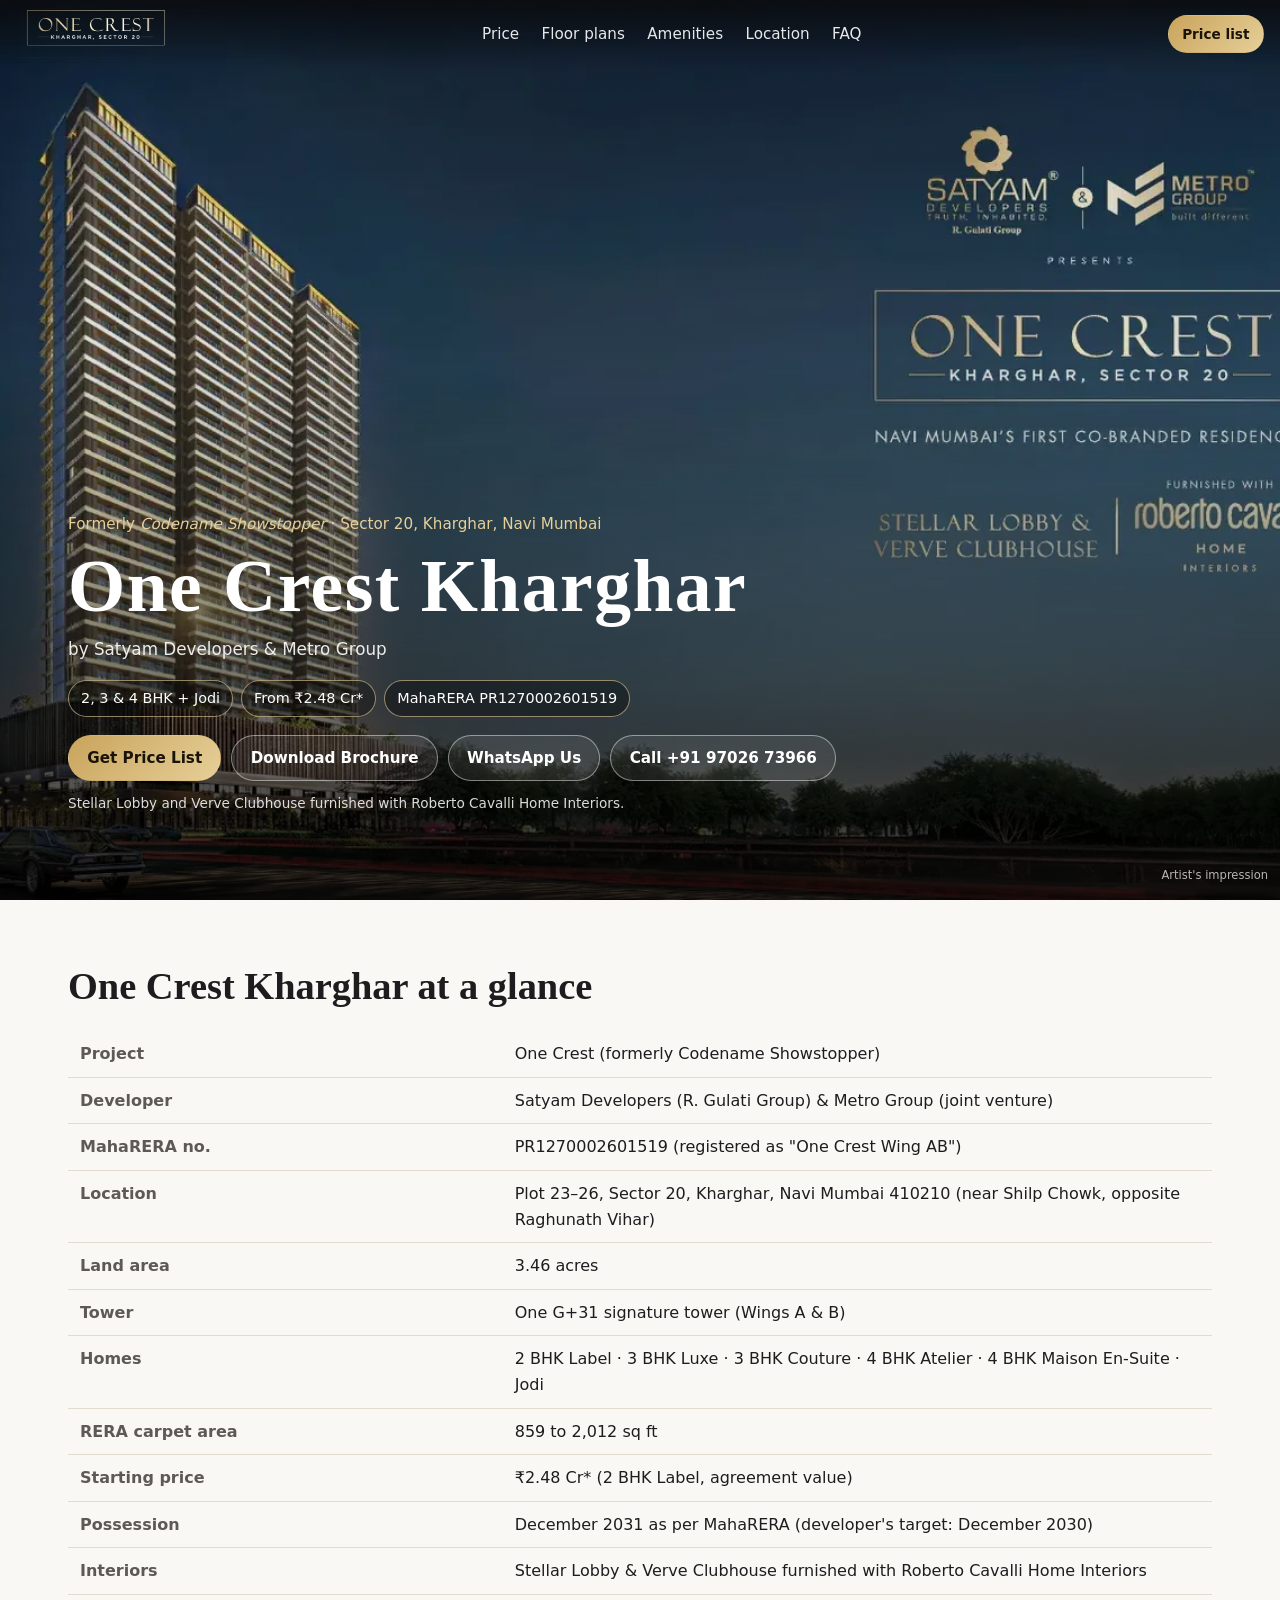
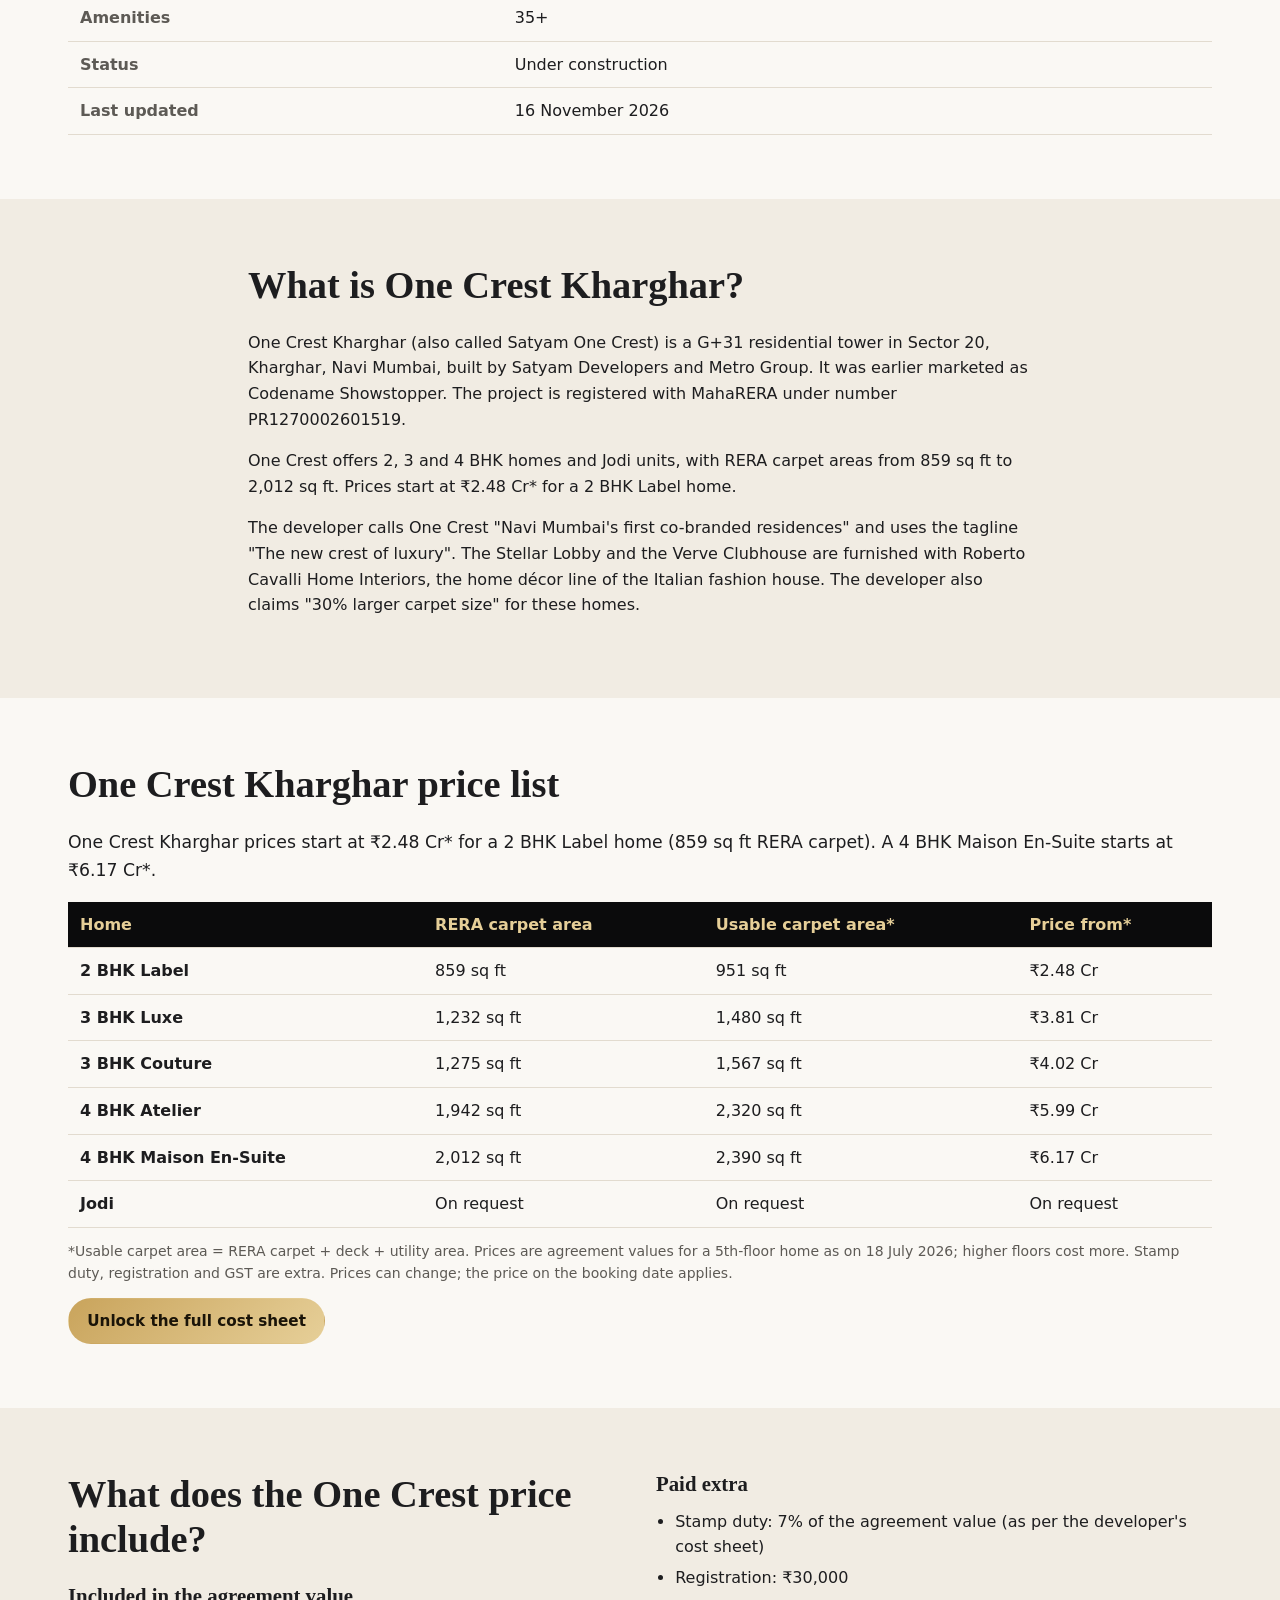
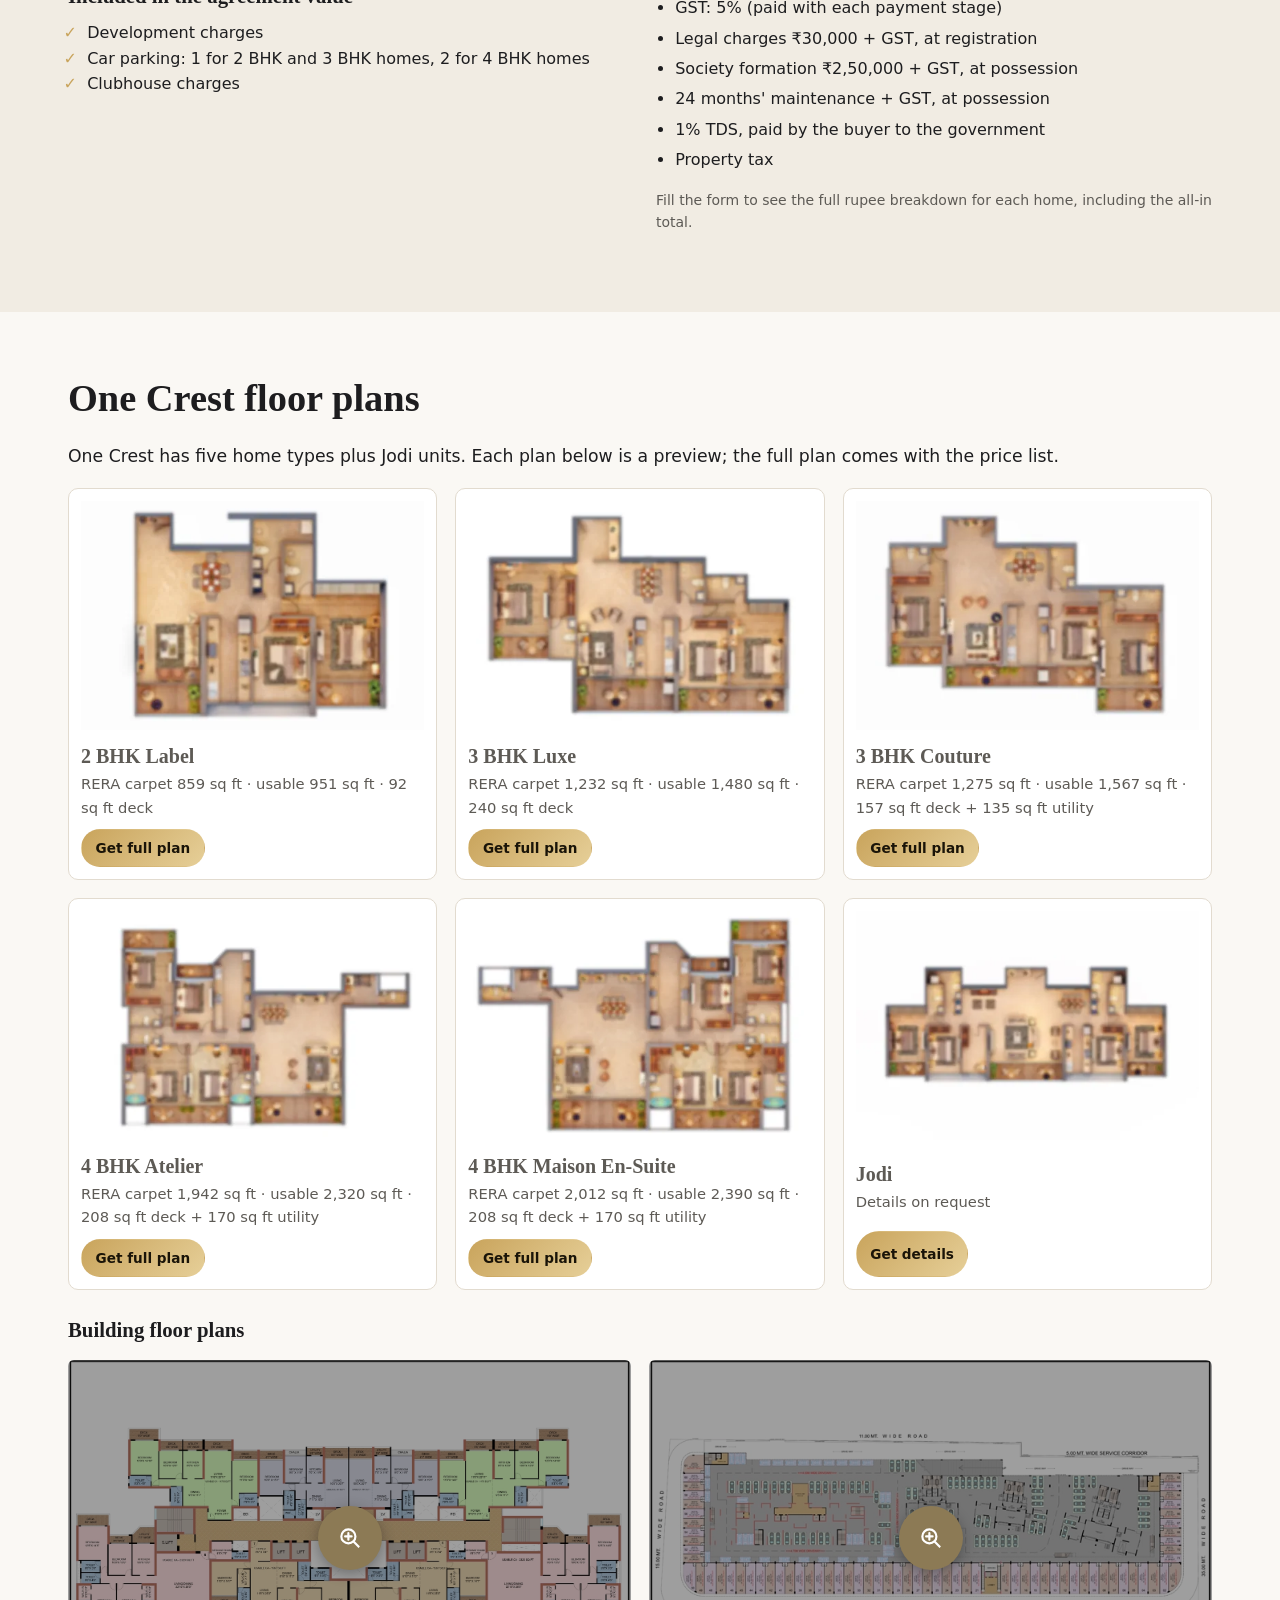
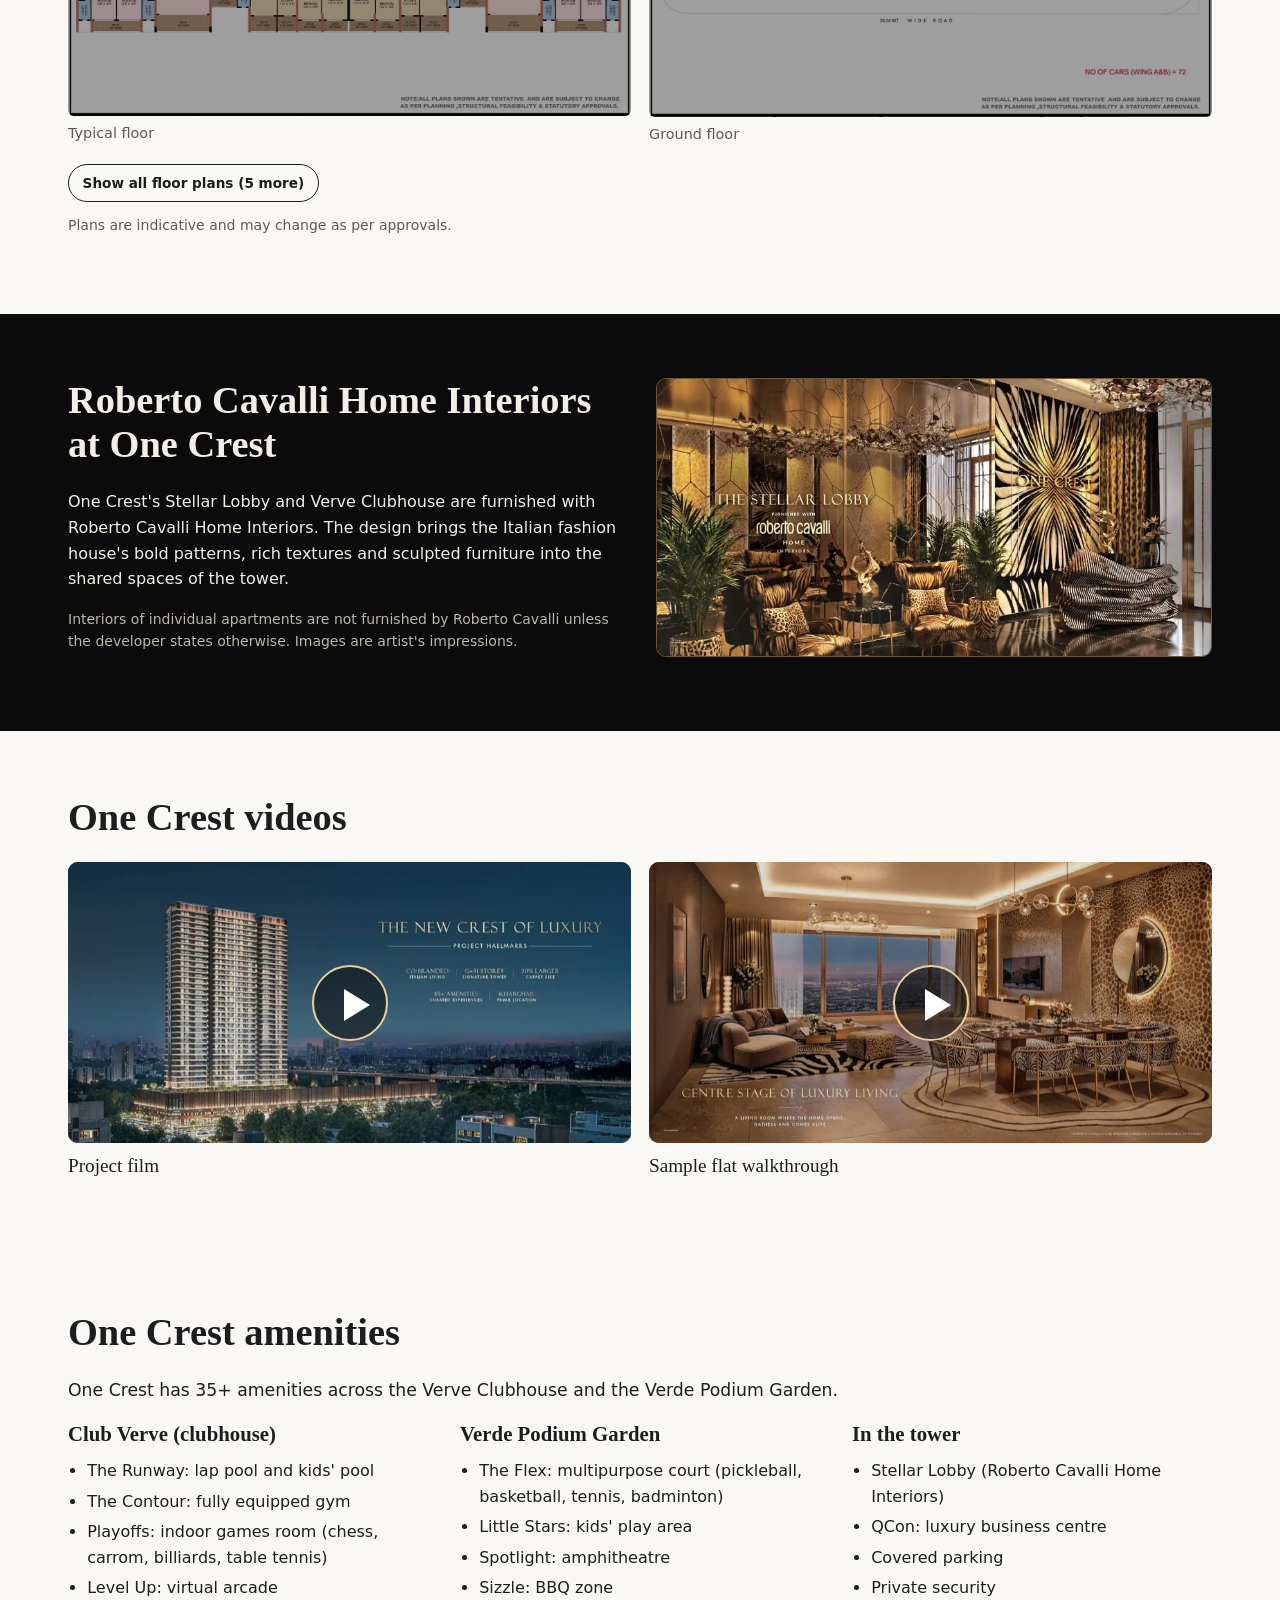
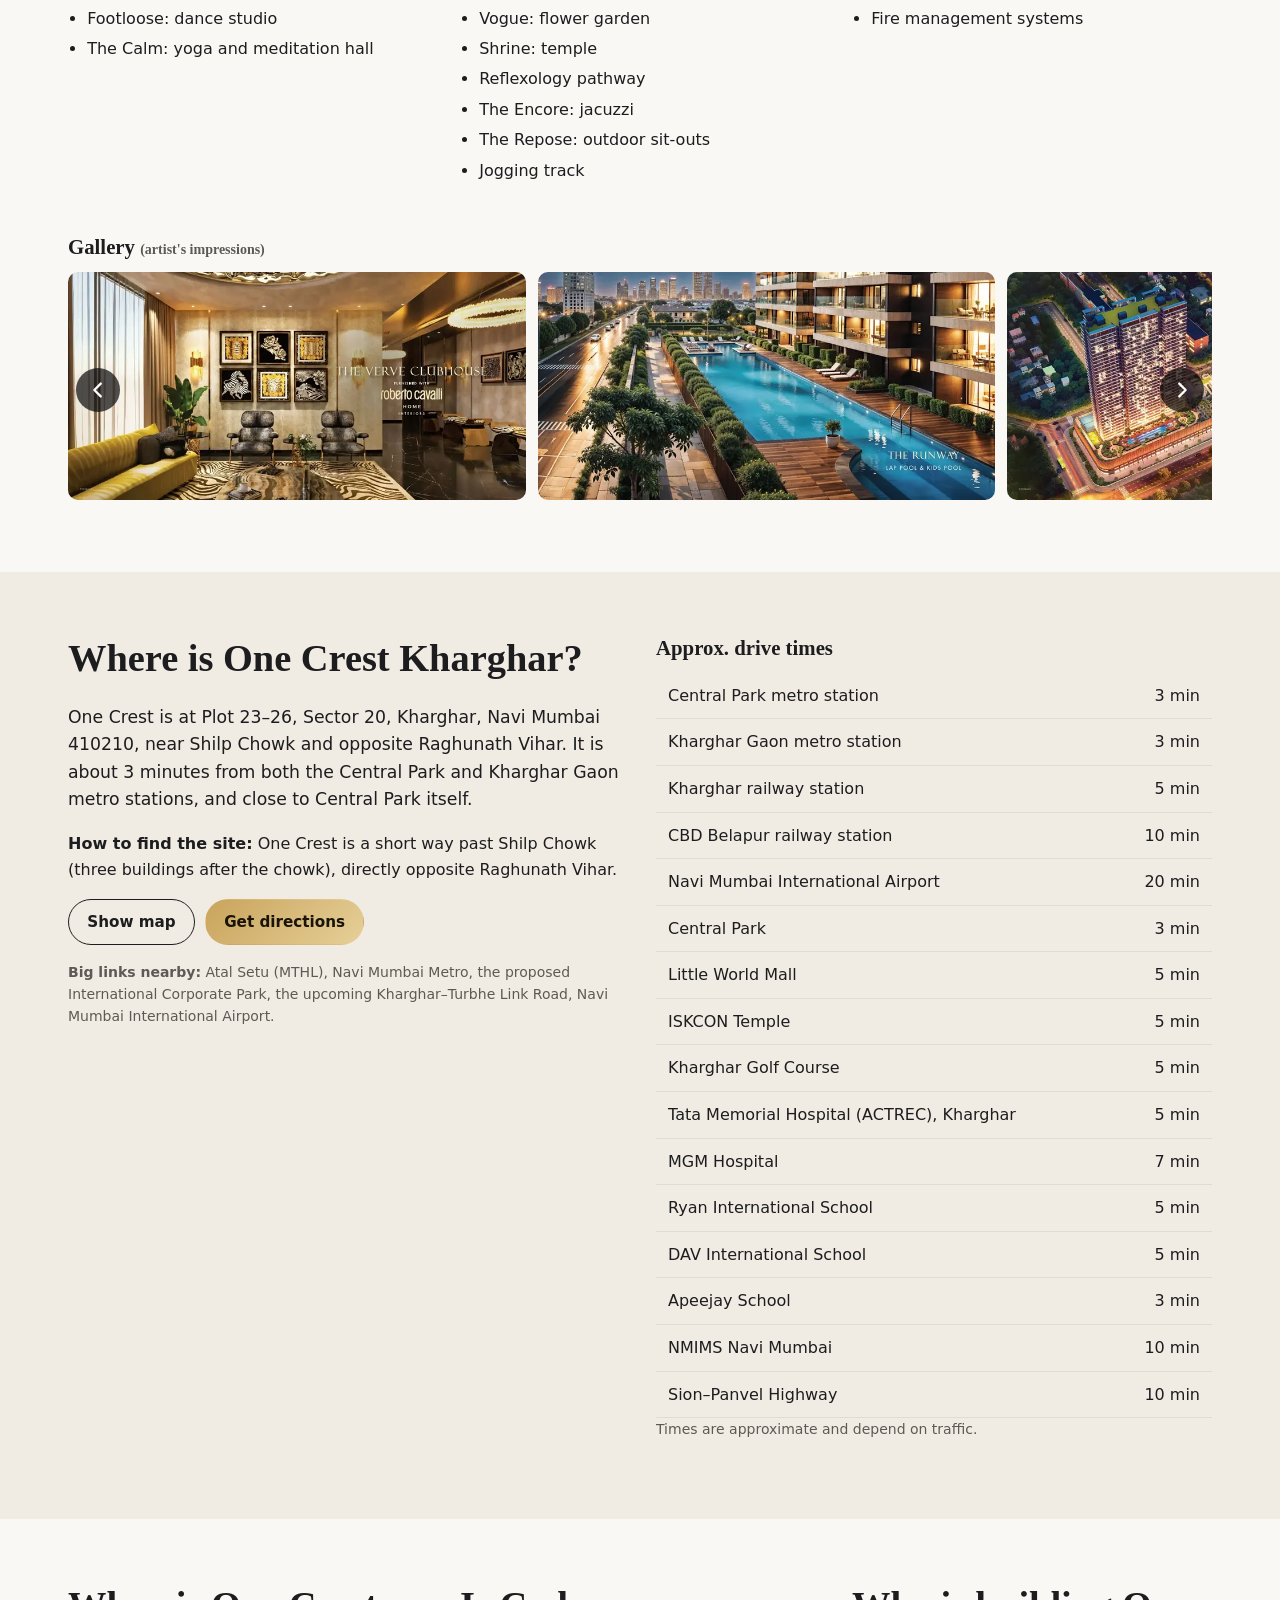
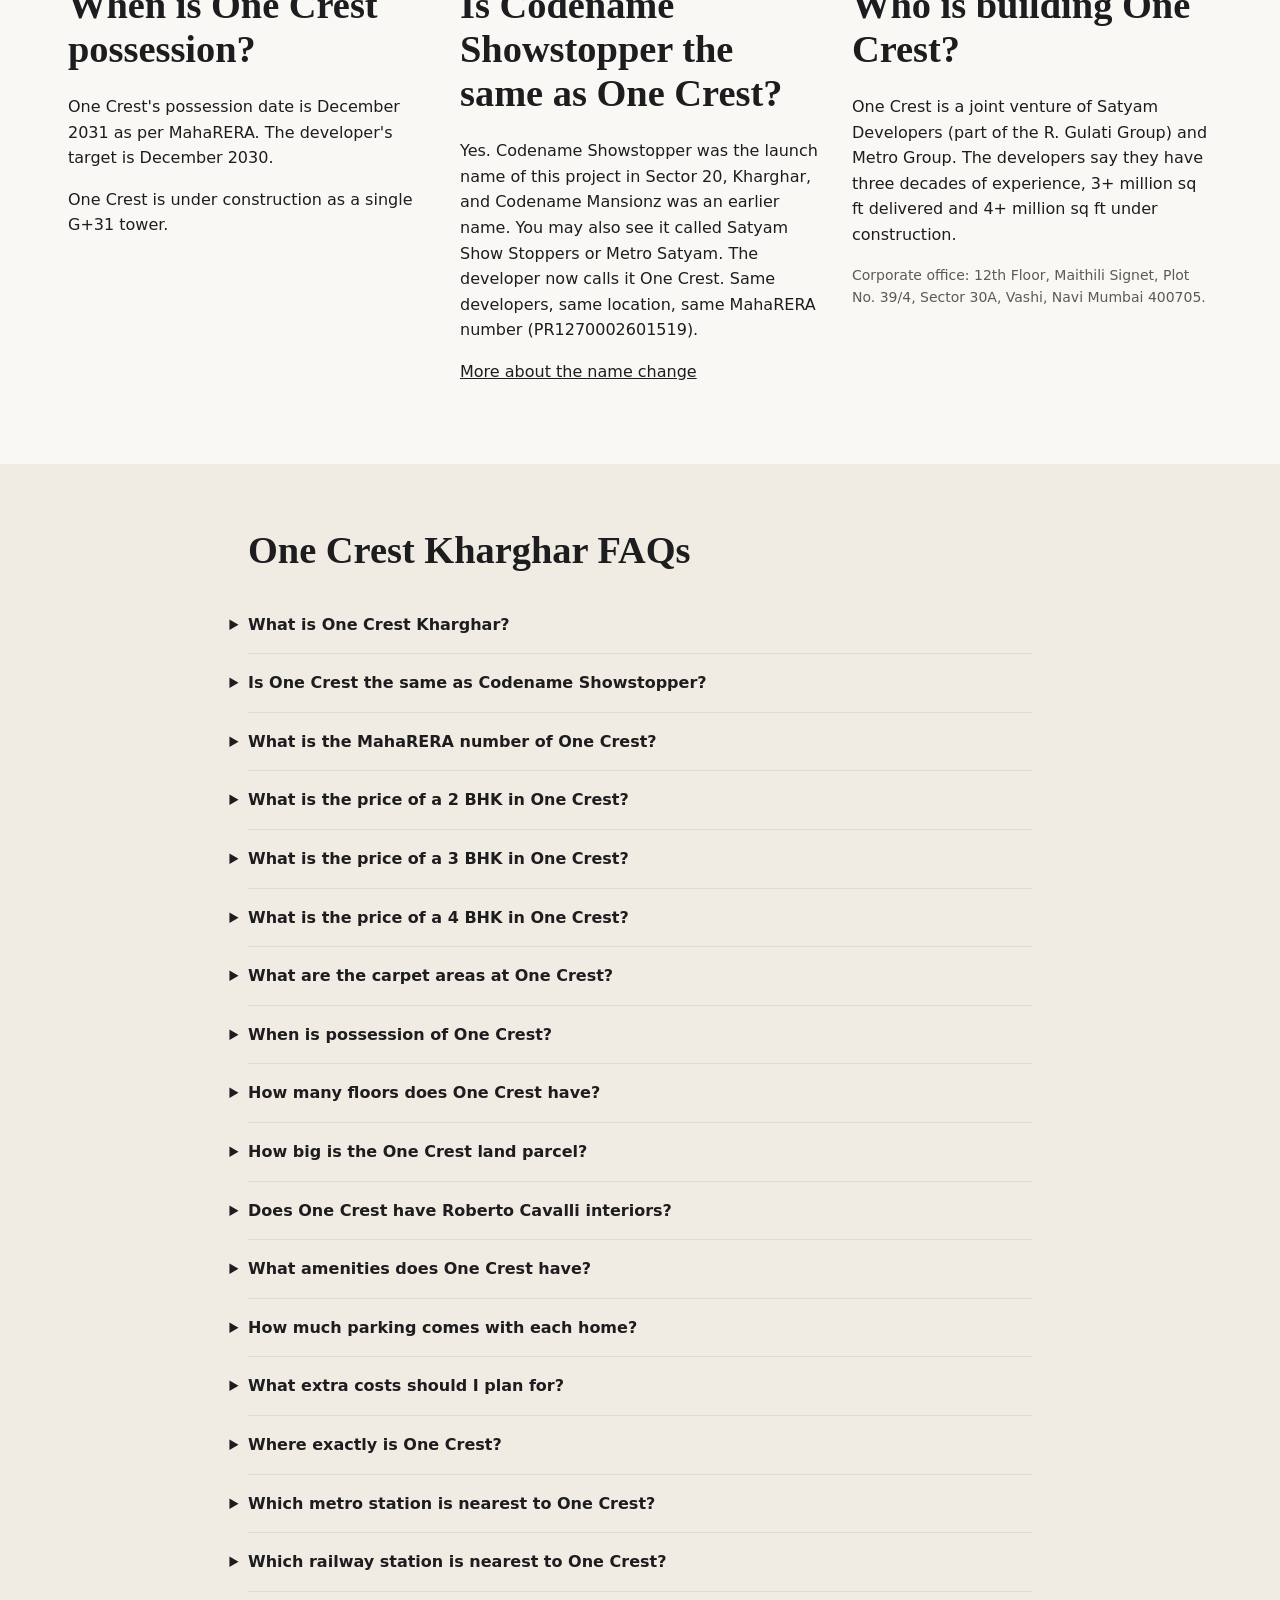
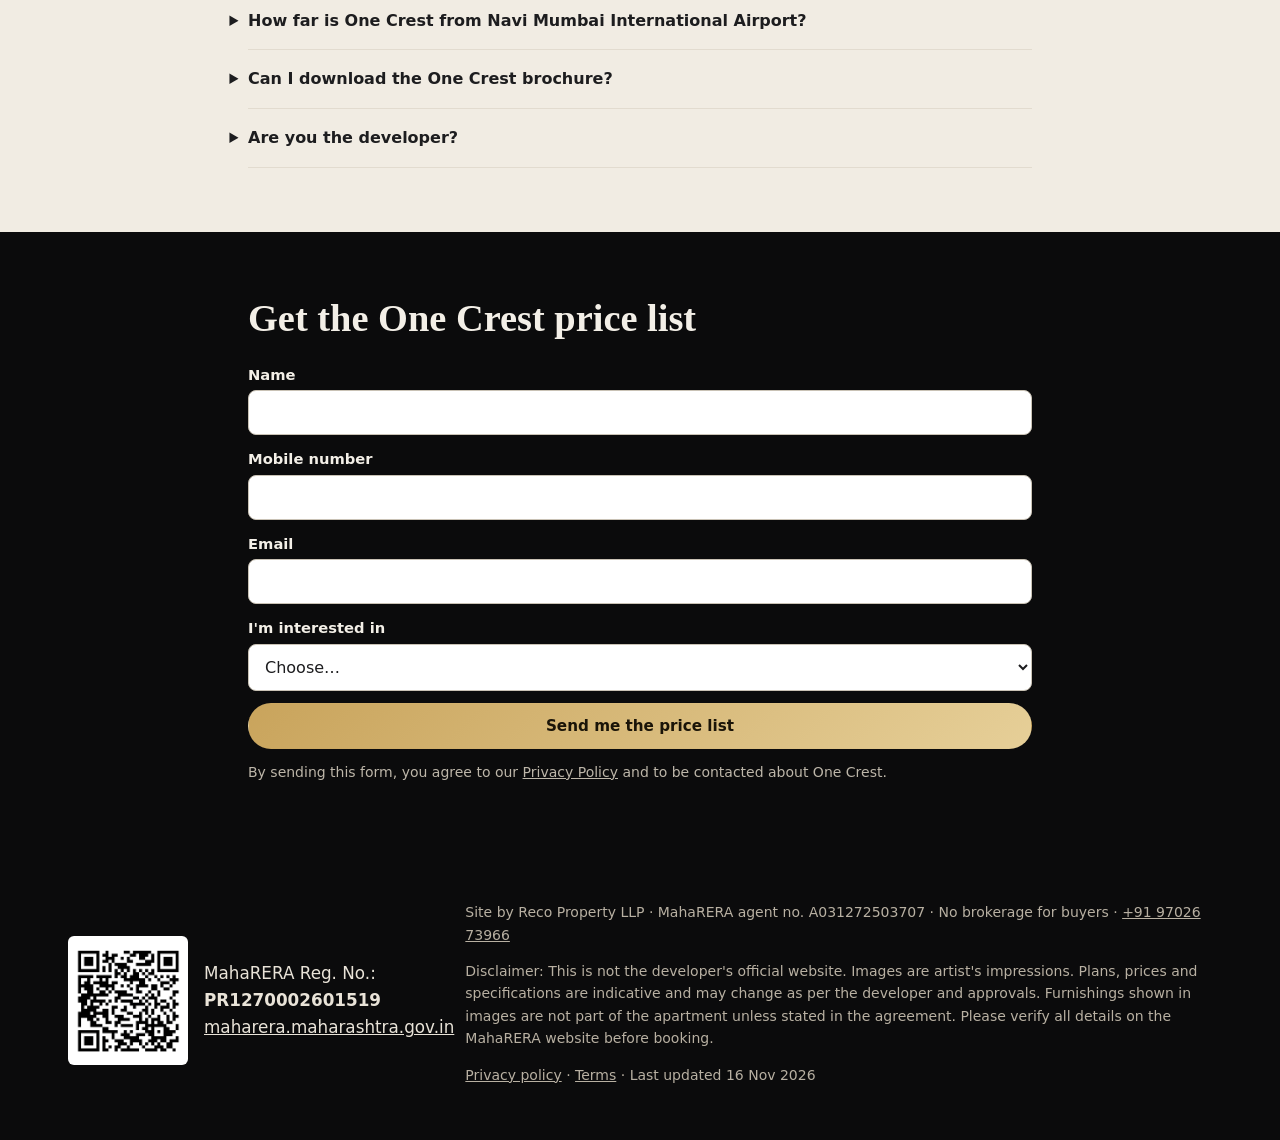
<file: index.html>
<!DOCTYPE html>
<html lang="en-IN">
<head>
  <meta charset="utf-8" />
  <meta name="viewport" content="width=device-width, initial-scale=1" />
  <title>One Crest Kharghar | 2, 3 &amp; 4 BHK from ₹2.48 Cr* | MahaRERA</title>
  <meta name="description" content="One Crest, Sector 20 Kharghar (formerly Codename Showstopper) by Satyam &amp; Metro Group. 2, 3, 4 BHK from ₹2.48 Cr*. MahaRERA PR1270002601519. Price list &amp; plans." />
  <link rel="canonical" href="https://onecrest-kharghar.com/" />
  <meta name="robots" content="index, follow, max-image-preview:large" />
  <meta name="theme-color" content="#0b0b0c" />

  <!-- Share preview (WhatsApp / Facebook / X) -->
  <meta property="og:type" content="website" />
  <meta property="og:locale" content="en_IN" />
  <meta property="og:site_name" content="One Crest Kharghar" />
  <meta property="og:title" content="One Crest Kharghar | 2, 3 &amp; 4 BHK from ₹2.48 Cr*" />
  <meta property="og:description" content="Formerly Codename Showstopper. G+31 tower in Sector 20, Kharghar by Satyam Developers &amp; Metro Group. MahaRERA PR1270002601519." />
  <meta property="og:url" content="https://onecrest-kharghar.com/" />
  <meta property="og:image" content="https://onecrest-kharghar.com/assets/share/one-crest-kharghar-share.jpg" />
  <meta property="og:image:width" content="1200" />
  <meta property="og:image:height" content="630" />
  <meta property="og:image:alt" content="One Crest Kharghar G+31 tower at night (artist's impression)" />
  <meta name="twitter:card" content="summary_large_image" />

  <link rel="icon" href="/assets/logos/one-crest-logo.webp" type="image/webp" />
  <link rel="preload" as="image" href="/assets/hero/one-crest-kharghar-hero-mobile.webp" media="(max-width: 767px)" fetchpriority="high" />
  <link rel="preload" as="image" href="/assets/hero/one-crest-kharghar-hero-desktop.webp" media="(min-width: 768px)" fetchpriority="high" />
  <link rel="stylesheet" href="/style.css?v=20261114d" />

  <!-- Remove personal data from the URL before any tracking runs (same as the other landing sites) -->
  <script>
    (function () {
      try {
        var search = window.location.search;
        if (!search || search.length < 2) return;
        var drop = ["name", "contact", "email", "phone", "mobile"];
        var parts = search.slice(1).split("&"), kept = [];
        for (var i = 0; i < parts.length; i++) {
          var key = parts[i].split("=")[0];
          try { key = decodeURIComponent(key.replace(/\+/g, " ")); } catch (e) {}
          if (drop.indexOf(key.toLowerCase()) === -1) kept.push(parts[i]);
        }
        if (kept.length === parts.length) return;
        window.history.replaceState(window.history.state, "", window.location.pathname + (kept.length ? "?" + kept.join("&") : "") + window.location.hash);
      } catch (e) {}
    })();
  </script>

  <!-- Google Tag Manager (same container as the old site, decision D2). Not loaded on localhost. -->
  <script>
    window.dataLayer = window.dataLayer || [];
    if (!/^(localhost|127\.0\.0\.1|\[::1\])$/.test(location.hostname)) {
      (function(w,d,s,l,i){w[l]=w[l]||[];w[l].push({'gtm.start':new Date().getTime(),event:'gtm.js'});var f=d.getElementsByTagName(s)[0],j=d.createElement(s),dl=l!='dataLayer'?'&l='+l:'';j.async=true;j.src='https://www.googletagmanager.com/gtm.js?id='+i+dl;f.parentNode.insertBefore(j,f);})(window,document,'script','dataLayer','GTM-K48K7ZCM');
    }
  </script>

  <script type="application/ld+json">
  {
    "@context": "https://schema.org",
    "@graph": [
      {
        "@type": "RealEstateAgent",
        "@id": "https://onecrest-kharghar.com/#agent",
        "name": "Reco Property LLP",
        "url": "https://onecrest-kharghar.com/",
        "address": { "@type": "PostalAddress", "addressLocality": "Kharghar, Navi Mumbai", "addressRegion": "Maharashtra", "addressCountry": "IN" },
        "identifier": { "@type": "PropertyValue", "propertyID": "MahaRERA Agent Registration", "value": "A031272503707" }
      },
      {
        "@type": "WebSite",
        "@id": "https://onecrest-kharghar.com/#website",
        "url": "https://onecrest-kharghar.com/",
        "name": "One Crest Kharghar",
        "publisher": { "@id": "https://onecrest-kharghar.com/#agent" }
      },
      {
        "@type": "RealEstateListing",
        "@id": "https://onecrest-kharghar.com/#listing",
        "url": "https://onecrest-kharghar.com/",
        "name": "One Crest Kharghar: 2, 3 & 4 BHK homes in Sector 20",
        "image": "https://onecrest-kharghar.com/assets/share/one-crest-kharghar-share.jpg",
        "datePosted": "2026-11-13",
        "dateModified": "2026-11-16",
        "provider": { "@id": "https://onecrest-kharghar.com/#agent" },
        "about": {
          "@type": "ApartmentComplex",
          "name": "One Crest",
          "alternateName": ["Codename Showstopper", "Codename Mansionz", "Satyam Show Stoppers", "Satyam One Crest", "Metro Satyam One Crest", "One Crest Wing AB"],
          "description": "G+31 residential tower by Satyam Developers and Metro Group on 3.46 acres in Sector 20, Kharghar, Navi Mumbai. Stellar Lobby and Verve Clubhouse furnished with Roberto Cavalli Home Interiors.",
          "address": { "@type": "PostalAddress", "streetAddress": "Plot No. 23/24/25/26, Sector 20, near Shilp Chowk", "addressLocality": "Kharghar, Navi Mumbai", "postalCode": "410210", "addressRegion": "Maharashtra", "addressCountry": "IN" },
          "geo": { "@type": "GeoCoordinates", "latitude": 19.04713, "longitude": 73.0731347 },
          "identifier": { "@type": "PropertyValue", "propertyID": "MahaRERA Project Registration", "value": "PR1270002601519" }
        },
        "offers": [
          { "@type": "Offer", "name": "2 BHK Label (859 sq ft RERA carpet)", "price": "24846500", "priceCurrency": "INR" },
          { "@type": "Offer", "name": "3 BHK Luxe (1,232 sq ft RERA carpet)", "price": "38082000", "priceCurrency": "INR" },
          { "@type": "Offer", "name": "3 BHK Couture (1,275 sq ft RERA carpet)", "price": "40228000", "priceCurrency": "INR" },
          { "@type": "Offer", "name": "4 BHK Atelier (1,942 sq ft RERA carpet)", "price": "59938000", "priceCurrency": "INR" },
          { "@type": "Offer", "name": "4 BHK Maison En-Suite (2,012 sq ft RERA carpet)", "price": "61713500", "priceCurrency": "INR" }
        ]
      },
      {
        "@type": "BreadcrumbList",
        "itemListElement": [ { "@type": "ListItem", "position": 1, "name": "One Crest Kharghar", "item": "https://onecrest-kharghar.com/" } ]
      }
    ]
  }
  </script>
</head>
<body>
  <a class="skip" href="#main">Skip to content</a>

  <header class="topbar" id="top">
    <a class="brand" href="/" aria-label="One Crest Kharghar home">
      <img src="/assets/logos/one-crest-logo.webp" width="160" height="48" alt="One Crest, Kharghar, Sector 20 logo" />
    </a>
    <nav class="nav" aria-label="Main">
      <a href="#price">Price</a>
      <a href="#floor-plans">Floor plans</a>
      <a href="#amenities">Amenities</a>
      <a href="#location">Location</a>
      <a href="#faq">FAQ</a>
    </nav>
    <button class="btn btn-gold btn-sm" type="button" data-open-form="price">Price list</button>
  </header>

  <main id="main">
    <!-- 1. HERO: image paints first with a slow zoom; a short video (if added) fades in later -->
    <section class="hero" aria-labelledby="h1">
      <div class="hero-media" aria-hidden="true">
        <picture>
          <source media="(max-width: 767px)" srcset="/assets/hero/one-crest-kharghar-hero-mobile.webp" width="720" height="900" />
          <img class="hero-img" src="/assets/hero/one-crest-kharghar-hero-desktop.webp" width="1600" height="800" fetchpriority="high" decoding="async" alt="One Crest Kharghar G+31 tower in Sector 20 (artist's impression)" />
        </picture>
        <!-- Add a One Crest video later: put the file names in data-mobile / data-desktop (≤1.5 MB each, no sound). -->
        <video class="hero-video" muted loop playsinline preload="none" data-mobile="" data-desktop=""></video>
      </div>
      <div class="hero-shade"></div>
      <div class="hero-content">
        <p class="eyebrow">Formerly <em>Codename Showstopper</em> · Sector 20, Kharghar, Navi Mumbai</p>
        <h1 id="h1">One Crest Kharghar</h1>
        <p class="hero-sub">by Satyam Developers &amp; Metro Group</p>
        <ul class="chips" aria-label="Key facts">
          <li>2, 3 &amp; 4 BHK + Jodi</li>
          <li>From ₹2.48 Cr*</li>
          <li>MahaRERA PR1270002601519</li>
        </ul>
        <div class="hero-cta">
          <button class="btn btn-gold" type="button" data-open-form="price">Get Price List</button>
          <button class="btn btn-ghost" type="button" data-open-form="brochure">Download Brochure</button>
          <a class="btn btn-ghost js-whatsapp" href="#" hidden>WhatsApp Us</a>
          <a class="btn btn-ghost js-call" href="#" hidden>Call us</a>
        </div>
        <p class="hero-note">Stellar Lobby and Verve Clubhouse furnished with Roberto Cavalli Home Interiors.</p>
      </div>
      <p class="impression">Artist's impression</p>
    </section>

    <!-- 2. QUICK FACTS -->
    <section class="section" id="facts" aria-labelledby="facts-h">
      <div class="wrap">
        <h2 id="facts-h">One Crest Kharghar at a glance</h2>
        <table class="facts">
          <tbody>
            <tr><th scope="row">Project</th><td>One Crest (formerly Codename Showstopper)</td></tr>
            <tr><th scope="row">Developer</th><td>Satyam Developers (R. Gulati Group) &amp; Metro Group (joint venture)</td></tr>
            <tr><th scope="row">MahaRERA no.</th><td>PR1270002601519 (registered as "One Crest Wing AB")</td></tr>
            <tr><th scope="row">Location</th><td>Plot 23–26, Sector 20, Kharghar, Navi Mumbai 410210 (near Shilp Chowk, opposite Raghunath Vihar)</td></tr>
            <tr><th scope="row">Land area</th><td>3.46 acres</td></tr>
            <tr><th scope="row">Tower</th><td>One G+31 signature tower (Wings A &amp; B)</td></tr>
            <tr><th scope="row">Homes</th><td>2 BHK Label · 3 BHK Luxe · 3 BHK Couture · 4 BHK Atelier · 4 BHK Maison En-Suite · Jodi</td></tr>
            <tr><th scope="row">RERA carpet area</th><td>859 to 2,012 sq ft</td></tr>
            <tr><th scope="row">Starting price</th><td>₹2.48 Cr* (2 BHK Label, agreement value)</td></tr>
            <tr><th scope="row">Possession</th><td>December 2031 as per MahaRERA (developer's target: December 2030)</td></tr>
            <tr><th scope="row">Interiors</th><td>Stellar Lobby &amp; Verve Clubhouse furnished with Roberto Cavalli Home Interiors</td></tr>
            <tr><th scope="row">Amenities</th><td>35+</td></tr>
            <tr><th scope="row">Status</th><td>Under construction</td></tr>
            <tr><th scope="row">Last updated</th><td><time datetime="2026-11-16">16 November 2026</time></td></tr>
          </tbody>
        </table>
      </div>
    </section>

    <!-- 3. ABOUT -->
    <section class="section alt" id="about" aria-labelledby="about-h">
      <div class="wrap narrow">
        <h2 id="about-h">What is One Crest Kharghar?</h2>
        <p>One Crest Kharghar (also called Satyam One Crest) is a G+31 residential tower in Sector 20, Kharghar, Navi Mumbai, built by Satyam Developers and Metro Group. It was earlier marketed as Codename Showstopper. The project is registered with MahaRERA under number PR1270002601519.</p>
        <p>One Crest offers 2, 3 and 4 BHK homes and Jodi units, with RERA carpet areas from 859 sq ft to 2,012 sq ft. Prices start at ₹2.48 Cr* for a 2 BHK Label home.</p>
        <p>The developer calls One Crest "Navi Mumbai's first co-branded residences" and uses the tagline "The new crest of luxury". The Stellar Lobby and the Verve Clubhouse are furnished with Roberto Cavalli Home Interiors, the home décor line of the Italian fashion house. The developer also claims "30% larger carpet size" for these homes.</p>
      </div>
    </section>

    <!-- 4. PRICE LIST -->
    <section class="section" id="price" aria-labelledby="price-h">
      <div class="wrap">
        <h2 id="price-h">One Crest Kharghar price list</h2>
        <p class="lead">One Crest Kharghar prices start at ₹2.48 Cr* for a 2 BHK Label home (859 sq ft RERA carpet). A 4 BHK Maison En-Suite starts at ₹6.17 Cr*.</p>
        <div class="table-scroll">
          <table class="price">
            <thead><tr><th scope="col">Home</th><th scope="col">RERA carpet area</th><th scope="col">Usable carpet area*</th><th scope="col">Price from*</th></tr></thead>
            <tbody>
              <tr><th scope="row">2 BHK Label</th><td>859 sq ft</td><td>951 sq ft</td><td>₹2.48 Cr</td></tr>
              <tr><th scope="row">3 BHK Luxe</th><td>1,232 sq ft</td><td>1,480 sq ft</td><td>₹3.81 Cr</td></tr>
              <tr><th scope="row">3 BHK Couture</th><td>1,275 sq ft</td><td>1,567 sq ft</td><td>₹4.02 Cr</td></tr>
              <tr><th scope="row">4 BHK Atelier</th><td>1,942 sq ft</td><td>2,320 sq ft</td><td>₹5.99 Cr</td></tr>
              <tr><th scope="row">4 BHK Maison En-Suite</th><td>2,012 sq ft</td><td>2,390 sq ft</td><td>₹6.17 Cr</td></tr>
              <tr><th scope="row">Jodi</th><td>On request</td><td>On request</td><td>On request</td></tr>
            </tbody>
          </table>
        </div>
        <p class="small">*Usable carpet area = RERA carpet + deck + utility area. Prices are agreement values for a 5th-floor home as on 18 July 2026; higher floors cost more. Stamp duty, registration and GST are extra. Prices can change; the price on the booking date applies.</p>
        <button class="btn btn-gold" type="button" data-open-form="price">Unlock the full cost sheet</button>
        <div class="breakdown" id="breakdown" hidden></div>
      </div>
    </section>

    <!-- 5. WHAT THE PRICE INCLUDES -->
    <section class="section alt" id="includes" aria-labelledby="inc-h">
      <div class="wrap two-col">
        <div>
          <h2 id="inc-h">What does the One Crest price include?</h2>
          <h3>Included in the agreement value</h3>
          <ul class="ticks">
            <li>Development charges</li>
            <li>Car parking: 1 for 2 BHK and 3 BHK homes, 2 for 4 BHK homes</li>
            <li>Clubhouse charges</li>
          </ul>
        </div>
        <div>
          <h3>Paid extra</h3>
          <ul class="dots">
            <li>Stamp duty: 7% of the agreement value (as per the developer's cost sheet)</li>
            <li>Registration: ₹30,000</li>
            <li>GST: 5% (paid with each payment stage)</li>
            <li>Legal charges ₹30,000 + GST, at registration</li>
            <li>Society formation ₹2,50,000 + GST, at possession</li>
            <li>24 months' maintenance + GST, at possession</li>
            <li>1% TDS, paid by the buyer to the government</li>
            <li>Property tax</li>
          </ul>
          <p class="small">Fill the form to see the full rupee breakdown for each home, including the all-in total.</p>
        </div>
      </div>
    </section>

    <!-- 6. FLOOR PLANS -->
    <section class="section" id="floor-plans" aria-labelledby="fp-h">
      <div class="wrap">
        <h2 id="fp-h">One Crest floor plans</h2>
        <p class="lead">One Crest has five home types plus Jodi units. Each plan below is a preview; the full plan comes with the price list.</p>
        <div class="plans">
          <figure class="plan"><img src="/assets/floor-plans/units/one-crest-kharghar-2-bhk-label-floor-plan-blurred.webp" width="500" height="333" loading="lazy" decoding="async" alt="One Crest Kharghar 2 BHK Label floor plan, 859 sq ft RERA carpet (preview)" /><figcaption><strong>2 BHK Label</strong>RERA carpet 859 sq ft · usable 951 sq ft · 92 sq ft deck</figcaption><button class="btn btn-sm btn-gold js-plan-btn" type="button">Get full plan</button></figure>
          <figure class="plan"><img src="/assets/floor-plans/units/one-crest-kharghar-3-bhk-luxe-floor-plan-blurred.webp" width="500" height="333" loading="lazy" decoding="async" alt="One Crest Kharghar 3 BHK Luxe floor plan, 1,232 sq ft RERA carpet (preview)" /><figcaption><strong>3 BHK Luxe</strong>RERA carpet 1,232 sq ft · usable 1,480 sq ft · 240 sq ft deck</figcaption><button class="btn btn-sm btn-gold js-plan-btn" type="button">Get full plan</button></figure>
          <figure class="plan"><img src="/assets/floor-plans/units/one-crest-kharghar-3-bhk-couture-floor-plan-blurred.webp" width="500" height="333" loading="lazy" decoding="async" alt="One Crest Kharghar 3 BHK Couture floor plan, 1,275 sq ft RERA carpet (preview)" /><figcaption><strong>3 BHK Couture</strong>RERA carpet 1,275 sq ft · usable 1,567 sq ft · 157 sq ft deck + 135 sq ft utility</figcaption><button class="btn btn-sm btn-gold js-plan-btn" type="button">Get full plan</button></figure>
          <figure class="plan"><img src="/assets/floor-plans/units/one-crest-kharghar-4-bhk-atelier-floor-plan-blurred.webp" width="500" height="333" loading="lazy" decoding="async" alt="One Crest Kharghar 4 BHK Atelier floor plan, 1,942 sq ft RERA carpet (preview)" /><figcaption><strong>4 BHK Atelier</strong>RERA carpet 1,942 sq ft · usable 2,320 sq ft · 208 sq ft deck + 170 sq ft utility</figcaption><button class="btn btn-sm btn-gold js-plan-btn" type="button">Get full plan</button></figure>
          <figure class="plan"><img src="/assets/floor-plans/units/one-crest-kharghar-4-bhk-maison-en-suite-floor-plan-blurred.webp" width="500" height="333" loading="lazy" decoding="async" alt="One Crest Kharghar 4 BHK Maison En-Suite floor plan, 2,012 sq ft RERA carpet (preview)" /><figcaption><strong>4 BHK Maison En-Suite</strong>RERA carpet 2,012 sq ft · usable 2,390 sq ft · 208 sq ft deck + 170 sq ft utility</figcaption><button class="btn btn-sm btn-gold js-plan-btn" type="button">Get full plan</button></figure>
          <figure class="plan"><img src="/assets/floor-plans/units/one-crest-kharghar-jodi-floor-plan-blurred.webp" width="500" height="333" loading="lazy" decoding="async" alt="One Crest Kharghar Jodi floor plan (preview)" /><figcaption><strong>Jodi</strong>Details on request</figcaption><button class="btn btn-sm btn-gold" type="button" data-open-form="price">Get details</button></figure>
        </div>
        <h3 class="sub-h">Building floor plans</h3>
        <div class="plans plans-wide">
          <figure><button class="zoom-tile" type="button" data-plan-title="One Crest Kharghar typical floor plan" data-plan-full="/assets/floor-plans/building/one-crest-kharghar-typical-floor-plan.webp" aria-label="See the full typical floor plan"><img src="/assets/floor-plans/building/one-crest-kharghar-typical-floor-plan.webp" loading="lazy" decoding="async" alt="One Crest typical floor plan (Wings A &amp; B)" /><span class="zoom" aria-hidden="true"><svg viewBox="0 0 24 24" width="26" height="26" fill="none" stroke="#fff" stroke-width="2" stroke-linecap="round"><circle cx="10.5" cy="10.5" r="6.5"/><path d="M15.5 15.5 21 21M10.5 7.5v6M7.5 10.5h6"/></svg></span></button><figcaption>Typical floor</figcaption></figure>
          <figure><button class="zoom-tile" type="button" data-plan-title="One Crest Kharghar ground floor plan" data-plan-full="/assets/floor-plans/building/one-crest-kharghar-ground-floor-plan.webp" aria-label="See the full ground floor plan"><img src="/assets/floor-plans/building/one-crest-kharghar-ground-floor-plan.webp" loading="lazy" decoding="async" alt="One Crest ground floor plan (Wings A &amp; B)" /><span class="zoom" aria-hidden="true"><svg viewBox="0 0 24 24" width="26" height="26" fill="none" stroke="#fff" stroke-width="2" stroke-linecap="round"><circle cx="10.5" cy="10.5" r="6.5"/><path d="M15.5 15.5 21 21M10.5 7.5v6M7.5 10.5h6"/></svg></span></button><figcaption>Ground floor</figcaption></figure>
        </div>
        <div class="plans plans-wide more-plans" id="more-plans" hidden>
          <figure><button class="zoom-tile" type="button" data-plan-title="One Crest Kharghar first floor plan" data-plan-full="/assets/floor-plans/building/one-crest-kharghar-first-floor-plan.webp" aria-label="See the full first floor plan"><img src="/assets/floor-plans/building/one-crest-kharghar-first-floor-plan.webp" loading="lazy" decoding="async" alt="One Crest first floor plan (Wings A &amp; B)" /><span class="zoom" aria-hidden="true"><svg viewBox="0 0 24 24" width="26" height="26" fill="none" stroke="#fff" stroke-width="2" stroke-linecap="round"><circle cx="10.5" cy="10.5" r="6.5"/><path d="M15.5 15.5 21 21M10.5 7.5v6M7.5 10.5h6"/></svg></span></button><figcaption>First floor</figcaption></figure>
          <figure><button class="zoom-tile" type="button" data-plan-title="One Crest Kharghar second floor plan" data-plan-full="/assets/floor-plans/building/one-crest-kharghar-second-floor-plan.webp" aria-label="See the full second floor plan"><img src="/assets/floor-plans/building/one-crest-kharghar-second-floor-plan.webp" loading="lazy" decoding="async" alt="One Crest second floor plan (Wings A &amp; B)" /><span class="zoom" aria-hidden="true"><svg viewBox="0 0 24 24" width="26" height="26" fill="none" stroke="#fff" stroke-width="2" stroke-linecap="round"><circle cx="10.5" cy="10.5" r="6.5"/><path d="M15.5 15.5 21 21M10.5 7.5v6M7.5 10.5h6"/></svg></span></button><figcaption>Second floor</figcaption></figure>
          <figure><button class="zoom-tile" type="button" data-plan-title="One Crest Kharghar third floor plan" data-plan-full="/assets/floor-plans/building/one-crest-kharghar-third-floor-plan.webp" aria-label="See the full third floor plan"><img src="/assets/floor-plans/building/one-crest-kharghar-third-floor-plan.webp" loading="lazy" decoding="async" alt="One Crest third floor plan (Wings A &amp; B)" /><span class="zoom" aria-hidden="true"><svg viewBox="0 0 24 24" width="26" height="26" fill="none" stroke="#fff" stroke-width="2" stroke-linecap="round"><circle cx="10.5" cy="10.5" r="6.5"/><path d="M15.5 15.5 21 21M10.5 7.5v6M7.5 10.5h6"/></svg></span></button><figcaption>Third floor</figcaption></figure>
          <figure><button class="zoom-tile" type="button" data-plan-title="One Crest Kharghar fourth floor plan" data-plan-full="/assets/floor-plans/building/one-crest-kharghar-fourth-floor-plan.webp" aria-label="See the full fourth floor plan"><img src="/assets/floor-plans/building/one-crest-kharghar-fourth-floor-plan.webp" loading="lazy" decoding="async" alt="One Crest fourth floor plan (Wings A &amp; B)" /><span class="zoom" aria-hidden="true"><svg viewBox="0 0 24 24" width="26" height="26" fill="none" stroke="#fff" stroke-width="2" stroke-linecap="round"><circle cx="10.5" cy="10.5" r="6.5"/><path d="M15.5 15.5 21 21M10.5 7.5v6M7.5 10.5h6"/></svg></span></button><figcaption>Fourth floor</figcaption></figure>
          <figure><button class="zoom-tile" type="button" data-plan-title="One Crest Kharghar other floors plan" data-plan-full="/assets/floor-plans/building/one-crest-kharghar-other-floors-plan.webp" aria-label="See the full other floors plan"><img src="/assets/floor-plans/building/one-crest-kharghar-other-floors-plan.webp" loading="lazy" decoding="async" alt="One Crest other floors plan (Wings A &amp; B)" /><span class="zoom" aria-hidden="true"><svg viewBox="0 0 24 24" width="26" height="26" fill="none" stroke="#fff" stroke-width="2" stroke-linecap="round"><circle cx="10.5" cy="10.5" r="6.5"/><path d="M15.5 15.5 21 21M10.5 7.5v6M7.5 10.5h6"/></svg></span></button><figcaption>Other floors</figcaption></figure>
        </div>
        <button class="btn btn-ghost-dark btn-sm" type="button" id="more-plans-btn" aria-expanded="false" aria-controls="more-plans">Show all floor plans (5 more)</button>
        <p class="small">Plans are indicative and may change as per approvals.</p>
      </div>
    </section>

    <!-- 7. ROBERTO CAVALLI -->
    <section class="section dark" id="interiors" aria-labelledby="rc-h">
      <div class="wrap two-col">
        <div>
          <h2 id="rc-h">Roberto Cavalli Home Interiors at One Crest</h2>
          <p>One Crest's Stellar Lobby and Verve Clubhouse are furnished with Roberto Cavalli Home Interiors. The design brings the Italian fashion house's bold patterns, rich textures and sculpted furniture into the shared spaces of the tower.</p>
          <p class="small">Interiors of individual apartments are not furnished by Roberto Cavalli unless the developer states otherwise. Images are artist's impressions.</p>
        </div>
        <figure class="framed"><img src="/assets/images/one-crest-stellar-lobby-800.webp" srcset="/assets/images/one-crest-stellar-lobby-800.webp 800w, /assets/images/one-crest-stellar-lobby.webp 1600w" sizes="(max-width: 767px) 85vw, 40vw" width="1600" height="800" loading="lazy" decoding="async" alt="One Crest Stellar Lobby furnished with Roberto Cavalli Home Interiors (artist's impression)" /></figure>
      </div>
    </section>

    <!-- 7b. VIDEOS: tile opens the form; the caller sends the video on WhatsApp -->
    <section class="section" id="videos" aria-labelledby="vid-h">
      <div class="wrap">
        <h2 id="vid-h">One Crest videos</h2>
        <div class="videos">
          <figure class="video-tile">
            <button class="play-tile" type="button" data-open-form="video-film" aria-label="Get the One Crest project film">
              <img src="/assets/images/one-crest-kharghar-tower-evening-view-800.webp" srcset="/assets/images/one-crest-kharghar-tower-evening-view-800.webp 800w, /assets/images/one-crest-kharghar-tower-evening-view.webp 1600w" sizes="(max-width: 767px) 92vw, 45vw" width="1600" height="800" loading="lazy" decoding="async" alt="One Crest Kharghar tower at dusk (artist's impression)" />
              <span class="play" aria-hidden="true"></span>
            </button>
            <figcaption>Project film</figcaption>
          </figure>
          <figure class="video-tile">
            <button class="play-tile" type="button" data-open-form="video-sample" aria-label="Get the One Crest sample flat walkthrough">
              <img src="/assets/images/one-crest-sample-living-dining-room-800.webp" srcset="/assets/images/one-crest-sample-living-dining-room-800.webp 800w, /assets/images/one-crest-sample-living-dining-room.webp 1600w" sizes="(max-width: 767px) 92vw, 45vw" width="1600" height="800" loading="lazy" decoding="async" alt="One Crest sample flat living and dining room (artist's impression)" />
              <span class="play" aria-hidden="true"></span>
            </button>
            <figcaption>Sample flat walkthrough</figcaption>
          </figure>
        </div>
      </div>
    </section>

    <!-- 8. AMENITIES -->
    <section class="section" id="amenities" aria-labelledby="am-h">
      <div class="wrap">
        <h2 id="am-h">One Crest amenities</h2>
        <p class="lead">One Crest has 35+ amenities across the Verve Clubhouse and the Verde Podium Garden.</p>
        <div class="three-col">
          <div>
            <h3>Club Verve (clubhouse)</h3>
            <ul class="dots">
              <li>The Runway: lap pool and kids' pool</li>
              <li>The Contour: fully equipped gym</li>
              <li>Playoffs: indoor games room (chess, carrom, billiards, table tennis)</li>
              <li>Level Up: virtual arcade</li>
              <li>Footloose: dance studio</li>
              <li>The Calm: yoga and meditation hall</li>
            </ul>
          </div>
          <div>
            <h3>Verde Podium Garden</h3>
            <ul class="dots">
              <li>The Flex: multipurpose court (pickleball, basketball, tennis, badminton)</li>
              <li>Little Stars: kids' play area</li>
              <li>Spotlight: amphitheatre</li>
              <li>Sizzle: BBQ zone</li>
              <li>Vogue: flower garden</li>
              <li>Shrine: temple</li>
              <li>Reflexology pathway</li>
              <li>The Encore: jacuzzi</li>
              <li>The Repose: outdoor sit-outs</li>
              <li>Jogging track</li>
            </ul>
          </div>
          <div>
            <h3>In the tower</h3>
            <ul class="dots">
              <li>Stellar Lobby (Roberto Cavalli Home Interiors)</li>
              <li>QCon: luxury business centre</li>
              <li>Covered parking</li>
              <li>Private security</li>
              <li>Fire management systems</li>
            </ul>
          </div>
        </div>

        <h3 class="gallery-title">Gallery <span class="small">(artist's impressions)</span></h3>
        <div class="gallery-wrap">
          <button class="g-arrow g-prev" type="button" aria-label="Previous image"><svg viewBox="0 0 24 24" width="22" height="22" fill="none" stroke="currentColor" stroke-width="2.5" stroke-linecap="round" stroke-linejoin="round" aria-hidden="true"><path d="M15 5l-7 7 7 7"/></svg></button>
          <button class="g-arrow g-next" type="button" aria-label="Next image"><svg viewBox="0 0 24 24" width="22" height="22" fill="none" stroke="currentColor" stroke-width="2.5" stroke-linecap="round" stroke-linejoin="round" aria-hidden="true"><path d="M9 5l7 7-7 7"/></svg></button>
        <div class="gallery" role="list">
          <button class="g" role="listitem" type="button"><img src="/assets/images/one-crest-verve-clubhouse-800.webp" srcset="/assets/images/one-crest-verve-clubhouse-800.webp 800w, /assets/images/one-crest-verve-clubhouse.webp 1600w" sizes="(max-width: 767px) 85vw, 40vw" width="1600" height="800" loading="lazy" decoding="async" alt="One Crest Verve Clubhouse with Roberto Cavalli Home Interiors (artist's impression)" /></button>
          <button class="g" role="listitem" type="button"><img src="/assets/images/one-crest-runway-lap-pool-kids-pool-800.webp" srcset="/assets/images/one-crest-runway-lap-pool-kids-pool-800.webp 800w, /assets/images/one-crest-runway-lap-pool-kids-pool.webp 1600w" sizes="(max-width: 767px) 85vw, 40vw" width="1600" height="800" loading="lazy" decoding="async" alt="One Crest Runway lap pool and kids' pool (artist's impression)" /></button>
          <button class="g" role="listitem" type="button"><img src="/assets/images/one-crest-kharghar-aerial-view-verde-podium-garden-800.webp" srcset="/assets/images/one-crest-kharghar-aerial-view-verde-podium-garden-800.webp 800w, /assets/images/one-crest-kharghar-aerial-view-verde-podium-garden.webp 1600w" sizes="(max-width: 767px) 85vw, 40vw" width="1600" height="800" loading="lazy" decoding="async" alt="Aerial view of One Crest Kharghar and the Verde Podium Garden (artist's impression)" /></button>
          <button class="g" role="listitem" type="button"><img src="/assets/images/one-crest-podium-pool-deck-800.webp" srcset="/assets/images/one-crest-podium-pool-deck-800.webp 800w, /assets/images/one-crest-podium-pool-deck.webp 1600w" sizes="(max-width: 767px) 85vw, 40vw" width="1600" height="800" loading="lazy" decoding="async" alt="One Crest podium pool deck at dusk (artist's impression)" /></button>
          <button class="g" role="listitem" type="button"><img src="/assets/images/one-crest-contour-gymnasium-800.webp" srcset="/assets/images/one-crest-contour-gymnasium-800.webp 800w, /assets/images/one-crest-contour-gymnasium.webp 1600w" sizes="(max-width: 767px) 85vw, 40vw" width="1600" height="800" loading="lazy" decoding="async" alt="One Crest Contour gymnasium (artist's impression)" /></button>
          <button class="g" role="listitem" type="button"><img src="/assets/images/one-crest-playoffs-indoor-games-room-800.webp" srcset="/assets/images/one-crest-playoffs-indoor-games-room-800.webp 800w, /assets/images/one-crest-playoffs-indoor-games-room.webp 1600w" sizes="(max-width: 767px) 85vw, 40vw" width="1600" height="800" loading="lazy" decoding="async" alt="One Crest Playoffs indoor games room (artist's impression)" /></button>
          <button class="g" role="listitem" type="button"><img src="/assets/images/one-crest-flex-multipurpose-court-800.webp" srcset="/assets/images/one-crest-flex-multipurpose-court-800.webp 800w, /assets/images/one-crest-flex-multipurpose-court.webp 1600w" sizes="(max-width: 767px) 85vw, 40vw" width="1600" height="800" loading="lazy" decoding="async" alt="One Crest Flex multipurpose court (artist's impression)" /></button>
          <button class="g" role="listitem" type="button"><img src="/assets/images/one-crest-sample-living-dining-room-800.webp" srcset="/assets/images/one-crest-sample-living-dining-room-800.webp 800w, /assets/images/one-crest-sample-living-dining-room.webp 1600w" sizes="(max-width: 767px) 85vw, 40vw" width="1600" height="800" loading="lazy" decoding="async" alt="One Crest sample living and dining room (artist's impression)" /></button>
          <button class="g" role="listitem" type="button"><img src="/assets/images/one-crest-sample-master-bedroom-800.webp" srcset="/assets/images/one-crest-sample-master-bedroom-800.webp 800w, /assets/images/one-crest-sample-master-bedroom.webp 1600w" sizes="(max-width: 767px) 85vw, 40vw" width="1600" height="800" loading="lazy" decoding="async" alt="One Crest sample master bedroom (artist's impression)" /></button>
          <button class="g" role="listitem" type="button"><img src="/assets/images/one-crest-encore-jacuzzi-800.webp" srcset="/assets/images/one-crest-encore-jacuzzi-800.webp 800w, /assets/images/one-crest-encore-jacuzzi.webp 1600w" sizes="(max-width: 767px) 85vw, 40vw" width="1600" height="800" loading="lazy" decoding="async" alt="One Crest Encore jacuzzi (artist's impression)" /></button>
        </div>
        </div>
      </div>
    </section>

    <!-- 9. LOCATION -->
    <section class="section alt" id="location" aria-labelledby="loc-h">
      <div class="wrap two-col">
        <div>
          <h2 id="loc-h">Where is One Crest Kharghar?</h2>
          <p class="lead">One Crest is at Plot 23–26, Sector 20, Kharghar, Navi Mumbai 410210, near Shilp Chowk and opposite Raghunath Vihar. It is about 3 minutes from both the Central Park and Kharghar Gaon metro stations, and close to Central Park itself.</p>
          <p><strong>How to find the site:</strong> One Crest is a short way past Shilp Chowk (three buildings after the chowk), directly opposite Raghunath Vihar.</p>
          <div class="map" id="map">
            <button class="btn btn-ghost-dark" type="button" id="show-map">Show map</button>
            <a class="btn btn-gold" id="directions" href="https://maps.google.com/?cid=2911503321084153366" target="_blank" rel="noopener">Get directions</a>
          </div>
          <p class="small"><strong>Big links nearby:</strong> Atal Setu (MTHL), Navi Mumbai Metro, the proposed International Corporate Park, the upcoming Kharghar–Turbhe Link Road, Navi Mumbai International Airport.</p>
        </div>
        <div>
          <h3>Approx. drive times</h3>
          <table class="times">
            <tbody>
              <tr><th scope="row">Central Park metro station</th><td>3 min</td></tr>
              <tr><th scope="row">Kharghar Gaon metro station</th><td>3 min</td></tr>
              <tr><th scope="row">Kharghar railway station</th><td>5 min</td></tr>
              <tr><th scope="row">CBD Belapur railway station</th><td>10 min</td></tr>
              <tr><th scope="row">Navi Mumbai International Airport</th><td>20 min</td></tr>
              <tr><th scope="row">Central Park</th><td>3 min</td></tr>
              <tr><th scope="row">Little World Mall</th><td>5 min</td></tr>
              <tr><th scope="row">ISKCON Temple</th><td>5 min</td></tr>
              <tr><th scope="row">Kharghar Golf Course</th><td>5 min</td></tr>
              <tr><th scope="row">Tata Memorial Hospital (ACTREC), Kharghar</th><td>5 min</td></tr>
              <tr><th scope="row">MGM Hospital</th><td>7 min</td></tr>
              <tr><th scope="row">Ryan International School</th><td>5 min</td></tr>
              <tr><th scope="row">DAV International School</th><td>5 min</td></tr>
              <tr><th scope="row">Apeejay School</th><td>3 min</td></tr>
              <tr><th scope="row">NMIMS Navi Mumbai</th><td>10 min</td></tr>
              <tr><th scope="row">Sion–Panvel Highway</th><td>10 min</td></tr>
            </tbody>
          </table>
          <p class="small">Times are approximate and depend on traffic.</p>
        </div>
      </div>
    </section>

    <!-- 10–12. POSSESSION, NAME, DEVELOPER -->
    <section class="section" id="possession" aria-labelledby="pos-h">
      <div class="wrap three-col">
        <div>
          <h2 id="pos-h">When is One Crest possession?</h2>
          <p>One Crest's possession date is December 2031 as per MahaRERA. The developer's target is December 2030.</p>
          <p>One Crest is under construction as a single G+31 tower.</p>
        </div>
        <div>
          <h2 id="name-h">Is Codename Showstopper the same as One Crest?</h2>
          <p>Yes. Codename Showstopper was the launch name of this project in Sector 20, Kharghar, and Codename Mansionz was an earlier name. You may also see it called Satyam Show Stoppers or Metro Satyam. The developer now calls it One Crest. Same developers, same location, same MahaRERA number (PR1270002601519).</p>
          <p><a href="/codename-showstopper-is-now-one-crest/">More about the name change</a></p>
        </div>
        <div>
          <h2 id="dev-h">Who is building One Crest?</h2>
          <p>One Crest is a joint venture of Satyam Developers (part of the R. Gulati Group) and Metro Group. The developers say they have three decades of experience, 3+ million sq ft delivered and 4+ million sq ft under construction.</p>
          <p class="small">Corporate office: 12th Floor, Maithili Signet, Plot No. 39/4, Sector 30A, Vashi, Navi Mumbai 400705.</p>
        </div>
      </div>
    </section>

    <!-- 13. FAQ (visible; no FAQ schema needed for Google since May 2026, AI tools read this HTML) -->
    <section class="section alt" id="faq" aria-labelledby="faq-h">
      <div class="wrap narrow">
        <h2 id="faq-h">One Crest Kharghar FAQs</h2>
        <details><summary>What is One Crest Kharghar?</summary><p>One Crest is a G+31 residential tower by Satyam Developers and Metro Group in Sector 20, Kharghar, Navi Mumbai, offering 2, 3 and 4 BHK homes and Jodi units.</p></details>
        <details><summary>Is One Crest the same as Codename Showstopper?</summary><p>Yes. Codename Showstopper was the launch name; the project is now called One Crest. The MahaRERA number is the same: PR1270002601519.</p></details>
        <details><summary>What is the MahaRERA number of One Crest?</summary><p>PR1270002601519. You can check it on the MahaRERA website, maharera.maharashtra.gov.in.</p></details>
        <details><summary>What is the price of a 2 BHK in One Crest?</summary><p>A 2 BHK Label home starts at ₹2.48 Cr* (agreement value, 5th floor, as on 18 July 2026). Stamp duty, registration and GST are extra.</p></details>
        <details><summary>What is the price of a 3 BHK in One Crest?</summary><p>The 3 BHK Luxe starts at ₹3.81 Cr* and the 3 BHK Couture at ₹4.02 Cr*.</p></details>
        <details><summary>What is the price of a 4 BHK in One Crest?</summary><p>One Crest has two 4 BHK homes in Sector 20, Kharghar: the 4 BHK Atelier (1,942 sq ft RERA carpet) from ₹5.99 Cr* and the 4 BHK Maison En-Suite (2,012 sq ft) from ₹6.17 Cr*. Both come with 2 car parks.</p></details>
        <details><summary>What are the carpet areas at One Crest?</summary><p>RERA carpet areas are 859 sq ft (2 BHK Label), 1,232 sq ft (3 BHK Luxe), 1,275 sq ft (3 BHK Couture), 1,942 sq ft (4 BHK Atelier) and 2,012 sq ft (4 BHK Maison En-Suite).</p></details>
        <details><summary>When is possession of One Crest?</summary><p>December 2031 as per MahaRERA. The developer's target is December 2030.</p></details>
        <details><summary>How many floors does One Crest have?</summary><p>One Crest is a single G+31 tower. Some websites say G+40; the developer's brochure says G+31.</p></details>
        <details><summary>How big is the One Crest land parcel?</summary><p>3.46 acres.</p></details>
        <details><summary>Does One Crest have Roberto Cavalli interiors?</summary><p>The Stellar Lobby and the Verve Clubhouse are furnished with Roberto Cavalli Home Interiors.</p></details>
        <details><summary>What amenities does One Crest have?</summary><p>35+ amenities, including a lap pool, gym, indoor games room, virtual arcade, dance studio, yoga hall, multipurpose court, jacuzzi, kids' play area, amphitheatre and a business centre.</p></details>
        <details><summary>How much parking comes with each home?</summary><p>One car park with 2 BHK and 3 BHK homes, and two with 4 BHK homes. Parking is included in the agreement value.</p></details>
        <details><summary>What extra costs should I plan for?</summary><p>Stamp duty (7%), registration (₹30,000), GST (5%), legal charges, society formation, 24 months' maintenance and 1% TDS. Fill the form to see the full breakdown.</p></details>
        <details><summary>Where exactly is One Crest?</summary><p>Plot 23–26, Sector 20, Kharghar, Navi Mumbai 410210, near Shilp Chowk and directly opposite Raghunath Vihar. Use the "Get directions" button for Google Maps.</p></details>
        <details><summary>Which metro station is nearest to One Crest?</summary><p>Central Park and Kharghar Gaon metro stations, each about 3 minutes away.</p></details>
        <details><summary>Which railway station is nearest to One Crest?</summary><p>Kharghar railway station, about 5 minutes by road. CBD Belapur station is about 10 minutes away.</p></details>
        <details><summary>How far is One Crest from Navi Mumbai International Airport?</summary><p>About 20 minutes by road.</p></details>
        <details><summary>Can I download the One Crest brochure?</summary><p>Yes. Click "Download Brochure", fill in your name, mobile and email, and the brochure download starts at once.</p></details>
        <details><summary>Are you the developer?</summary><p>No. This website is run by Reco Property LLP, an authorised channel partner (MahaRERA agent no. A031272503707). It is not the developer's official website.</p></details>
      </div>
    </section>

    <!-- 14. ENQUIRY (inline form; the same form also opens in the dialog) -->
    <section class="section dark" id="enquire" aria-labelledby="enq-h">
      <div class="wrap narrow">
        <h2 id="enq-h">Get the One Crest price list</h2>
        <form class="lead-form" novalidate data-intent="price">
          <label>Name<input name="name" type="text" autocomplete="name" required maxlength="80" /></label>
          <label>Mobile number<input name="phone" type="tel" autocomplete="tel" inputmode="tel" required maxlength="15" /></label>
          <label>Email<input name="email" type="email" autocomplete="email" required maxlength="120" /></label>
          <label>I'm interested in
            <select name="interest"><option value="">Choose…</option><option>2 BHK</option><option>3 BHK</option><option>4 BHK</option><option>Jodi</option></select>
          </label>
          <button class="btn btn-gold" type="submit">Send me the price list</button>
          <p class="form-msg" role="status" aria-live="polite"></p>
          <p class="small">By sending this form, you agree to our <a href="/privacy-policy" target="_blank" rel="noopener">Privacy Policy</a> and to be contacted about One Crest.</p>
        </form>
      </div>
    </section>
  </main>

  <!-- 15. FOOTER: RERA + trust + disclaimer -->
  <footer class="footer">
    <div class="wrap footer-grid">
      <div class="rera">
        <img src="/assets/rera/one-crest-maharera-qr.png" width="140" height="151" loading="lazy" alt="MahaRERA QR code for One Crest, registration no. PR1270002601519" />
        <p class="rera-no">MahaRERA Reg. No.: <strong>PR1270002601519</strong><br /><a href="https://maharera.maharashtra.gov.in" target="_blank" rel="noopener">maharera.maharashtra.gov.in</a></p>
      </div>
      <div>
        <p class="small">Site by Reco Property LLP · MahaRERA agent no. A031272503707 · No brokerage for buyers<span class="js-phone-line" hidden> · <a class="js-call-text" href="#"></a></span></p>
        <p class="small">Disclaimer: This is not the developer's official website. Images are artist's impressions. Plans, prices and specifications are indicative and may change as per the developer and approvals. Furnishings shown in images are not part of the apartment unless stated in the agreement. Please verify all details on the MahaRERA website before booking.</p>
        <p class="small"><a href="/privacy-policy">Privacy policy</a> · <a href="/terms">Terms</a> · Last updated <time datetime="2026-11-16">16 Nov 2026</time></p>
      </div>
    </div>
  </footer>

  <!-- Sticky bar on phones -->
  <div class="sticky-cta" aria-label="Quick actions">
    <button class="btn btn-gold" type="button" data-open-form="price">Price list</button>
    <button class="btn btn-ghost" type="button" data-open-form="brochure">Brochure</button>
  </div>

  <!-- Gentle prompt (phones: slide-up card instead of a full pop-up) -->
  <div class="nudge" id="nudge" hidden role="dialog" aria-label="Price list offer">
    <button class="nudge-close" type="button" aria-label="Close">×</button>
    <p><strong class="nudge-title">Get the One Crest price list</strong><br /><span class="small nudge-line">All 5 home types with the full cost breakdown.</span></p>
    <button class="btn btn-gold btn-sm" type="button" data-open-form="price">Get it now</button>
  </div>
  <div class="toast" id="toast" role="status" aria-live="polite" hidden></div>

  <!-- Lead dialog -->
  <dialog class="lead-dialog" id="lead-dialog" aria-labelledby="dlg-h">
    <form class="lead-form" novalidate data-intent="price">
      <button class="dlg-close" type="button" aria-label="Close">×</button>
      <h2 id="dlg-h" tabindex="-1" autofocus>Get the One Crest price list</h2>
      <p class="dlg-note small" hidden></p>
      <label>Name<input name="name" type="text" autocomplete="name" required maxlength="80" /></label>
      <label>Mobile number<input name="phone" type="tel" autocomplete="tel" inputmode="tel" required maxlength="15" /></label>
      <label>Email<input name="email" type="email" autocomplete="email" required maxlength="120" /></label>
      <label>I'm interested in
        <select name="interest"><option value="">Choose…</option><option>2 BHK</option><option>3 BHK</option><option>4 BHK</option><option>Jodi</option></select>
      </label>
      <button class="btn btn-gold" type="submit">Send me the price list</button>
      <p class="form-msg" role="status" aria-live="polite"></p>
      <p class="small">By sending this form, you agree to our <a href="/privacy-policy" target="_blank" rel="noopener">Privacy Policy</a> and to be contacted about One Crest.</p>
      <div class="dlg-done" role="status" aria-live="polite">
        <svg class="done-icon" viewBox="0 0 52 52" width="64" height="64" aria-hidden="true"><circle cx="26" cy="26" r="23" /><path d="M15 27l7.5 7.5L37.5 19" /></svg>
        <h2 class="done-title" tabindex="-1"></h2>
        <p class="done-text"></p>
        <button class="btn btn-gold done-btn" type="button"></button>
      </div>
    </form>
  </dialog>

  <!-- Gallery viewer -->
  <dialog class="viewer" id="viewer" aria-label="Image viewer">
    <button class="dlg-close" type="button" aria-label="Close">×</button>
    <img alt="" />
  </dialog>

  <script src="/main.js?v=20261114d" defer></script>
</body>
</html>
</file>
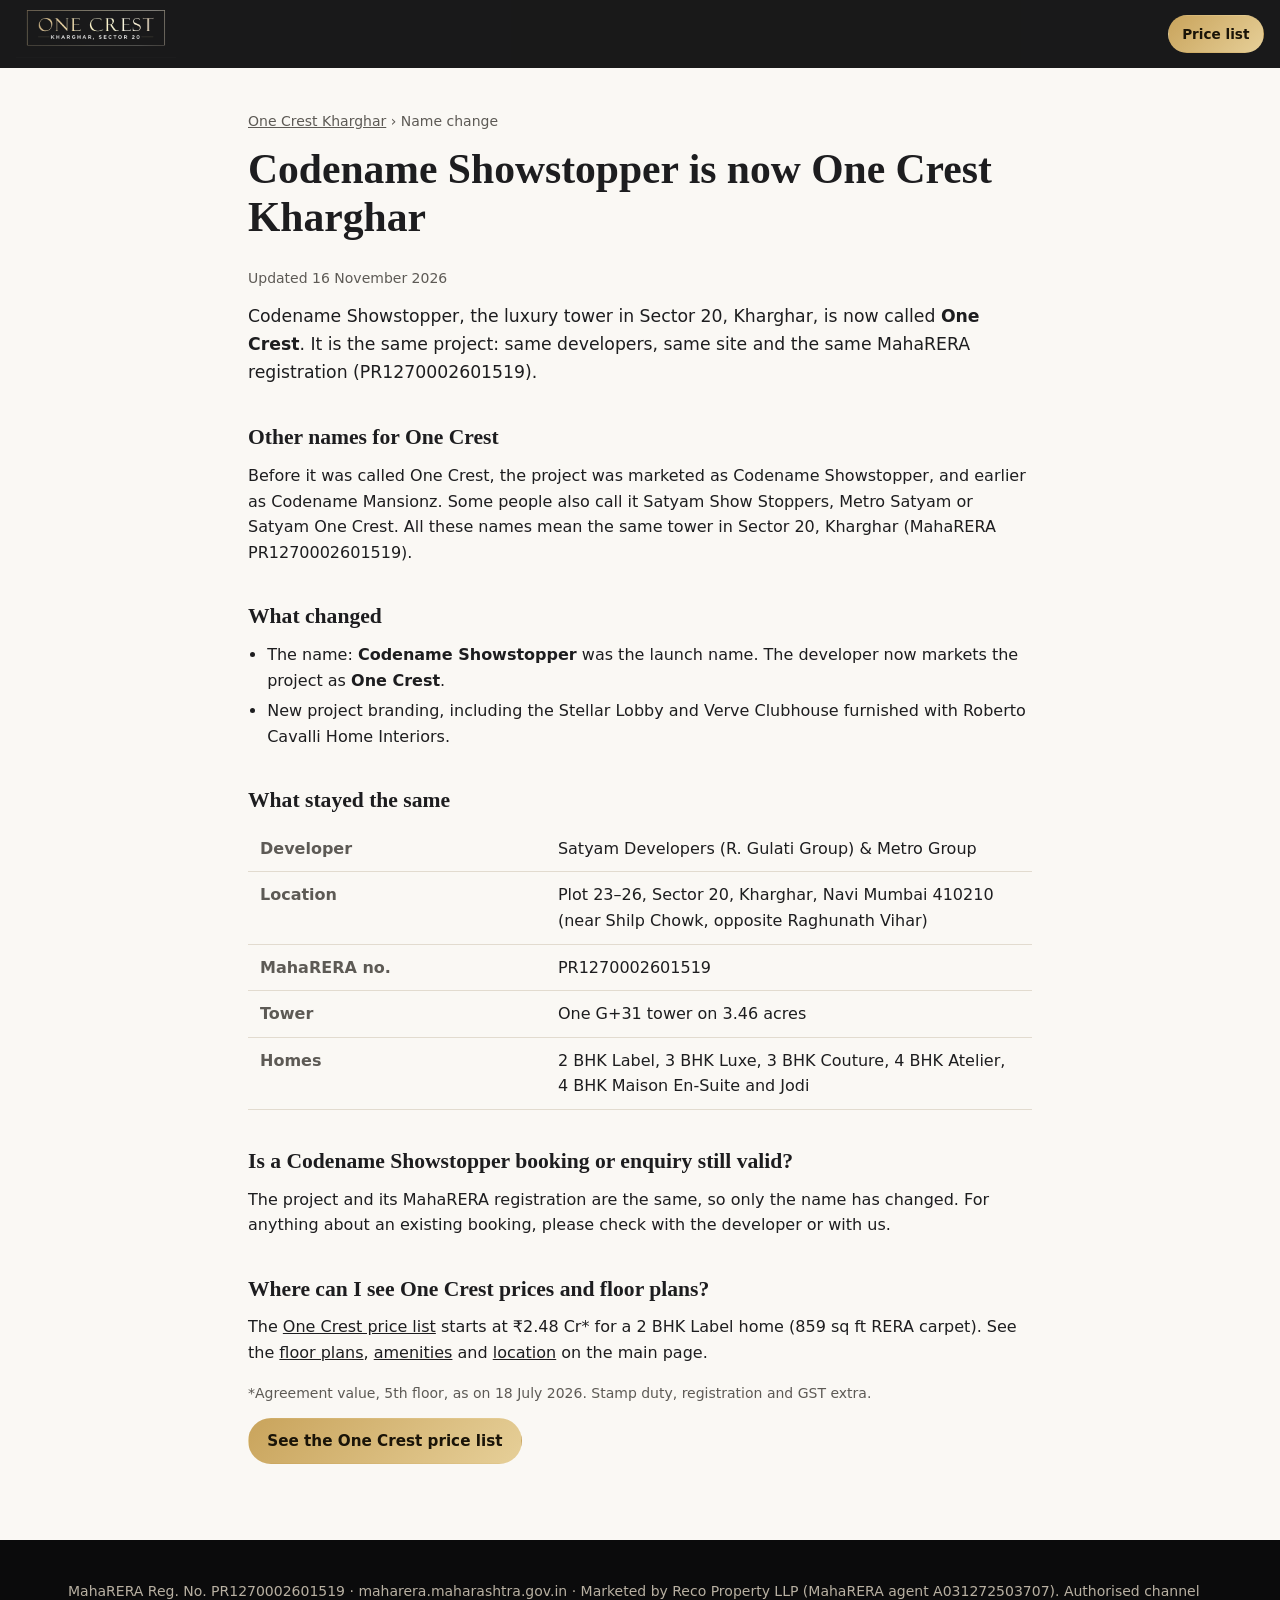
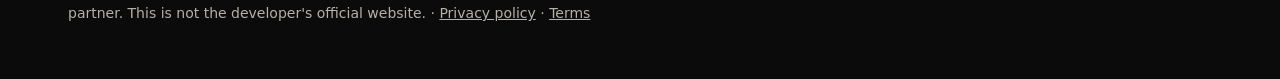
<file: codename-showstopper-is-now-one-crest/index.html>
<!DOCTYPE html>
<html lang="en-IN">
<head>
  <meta charset="utf-8" />
  <meta name="viewport" content="width=device-width, initial-scale=1" />
  <title>Codename Showstopper is now One Crest Kharghar</title>
  <meta name="description" content="Codename Showstopper in Sector 20, Kharghar is now called One Crest. Same developers (Satyam &amp; Metro Group), same site, same MahaRERA no. PR1270002601519." />
  <link rel="canonical" href="https://onecrest-kharghar.com/codename-showstopper-is-now-one-crest/" />
  <meta property="og:type" content="article" />
  <meta property="og:title" content="Codename Showstopper is now One Crest Kharghar" />
  <meta property="og:description" content="Same project in Sector 20, Kharghar, new name. MahaRERA PR1270002601519." />
  <meta property="og:url" content="https://onecrest-kharghar.com/codename-showstopper-is-now-one-crest/" />
  <meta property="og:image" content="https://onecrest-kharghar.com/assets/share/one-crest-kharghar-share.jpg" />
  <meta name="twitter:card" content="summary_large_image" />
  <link rel="icon" href="/assets/logos/one-crest-logo.webp" type="image/webp" />
  <link rel="stylesheet" href="/style.css?v=20261113h" />
  <script>
    window.dataLayer = window.dataLayer || [];
    if (!/^(localhost|127\.0\.0\.1|\[::1\])$/.test(location.hostname)) {
      (function(w,d,s,l,i){w[l]=w[l]||[];w[l].push({'gtm.start':new Date().getTime(),event:'gtm.js'});var f=d.getElementsByTagName(s)[0],j=d.createElement(s),dl=l!='dataLayer'?'&l='+l:'';j.async=true;j.src='https://www.googletagmanager.com/gtm.js?id='+i+dl;f.parentNode.insertBefore(j,f);})(window,document,'script','dataLayer','GTM-K48K7ZCM');
    }
  </script>
  <script type="application/ld+json">
  {
    "@context": "https://schema.org",
    "@graph": [
      {
        "@type": "Article",
        "headline": "Codename Showstopper is now One Crest Kharghar",
        "datePublished": "2026-11-14",
        "dateModified": "2026-11-16",
        "author": { "@type": "Organization", "name": "Reco Property LLP" },
        "publisher": { "@type": "Organization", "name": "Reco Property LLP" },
        "mainEntityOfPage": "https://onecrest-kharghar.com/codename-showstopper-is-now-one-crest/",
        "about": { "@type": "ApartmentComplex", "name": "One Crest", "alternateName": ["Codename Showstopper", "Codename Mansionz", "Satyam Show Stoppers", "Satyam One Crest", "Metro Satyam One Crest"], "url": "https://onecrest-kharghar.com/" }
      },
      {
        "@type": "BreadcrumbList",
        "itemListElement": [
          { "@type": "ListItem", "position": 1, "name": "One Crest Kharghar", "item": "https://onecrest-kharghar.com/" },
          { "@type": "ListItem", "position": 2, "name": "Codename Showstopper is now One Crest", "item": "https://onecrest-kharghar.com/codename-showstopper-is-now-one-crest/" }
        ]
      }
    ]
  }
  </script>
  <style>
    .legal { padding: 110px 0 60px; }
    .legal h1 { font-size: clamp(1.9rem, 6vw, 2.6rem); }
    .legal h2 { font-size: 1.35rem; margin-top: 1.8em; }
    .topbar { background: rgba(11,11,12,.94); }
  </style>
</head>
<body>
  <header class="topbar">
    <a class="brand" href="/" aria-label="One Crest Kharghar home"><img src="/assets/logos/one-crest-logo.webp" width="160" height="48" alt="One Crest, Kharghar, Sector 20 logo" /></a>
    <a class="btn btn-gold btn-sm" href="/#price">Price list</a>
  </header>
  <main class="legal">
    <div class="wrap narrow">
      <p class="small"><a href="/">One Crest Kharghar</a> › Name change</p>
      <h1>Codename Showstopper is now One Crest Kharghar</h1>
      <p class="small">Updated <time datetime="2026-11-16">16 November 2026</time></p>

      <p class="lead">Codename Showstopper, the luxury tower in Sector 20, Kharghar, is now called <strong>One Crest</strong>. It is the same project: same developers, same site and the same MahaRERA registration (PR1270002601519).</p>

      <h2>Other names for One Crest</h2>
      <p>Before it was called One Crest, the project was marketed as Codename Showstopper, and earlier as Codename Mansionz. Some people also call it Satyam Show Stoppers, Metro Satyam or Satyam One Crest. All these names mean the same tower in Sector 20, Kharghar (MahaRERA PR1270002601519).</p>

      <h2>What changed</h2>
      <ul class="dots">
        <li>The name: <strong>Codename Showstopper</strong> was the launch name. The developer now markets the project as <strong>One Crest</strong>.</li>
        <li>New project branding, including the Stellar Lobby and Verve Clubhouse furnished with Roberto Cavalli Home Interiors.</li>
      </ul>

      <h2>What stayed the same</h2>
      <table class="facts">
        <tbody>
          <tr><th scope="row">Developer</th><td>Satyam Developers (R. Gulati Group) &amp; Metro Group</td></tr>
          <tr><th scope="row">Location</th><td>Plot 23–26, Sector 20, Kharghar, Navi Mumbai 410210 (near Shilp Chowk, opposite Raghunath Vihar)</td></tr>
          <tr><th scope="row">MahaRERA no.</th><td>PR1270002601519</td></tr>
          <tr><th scope="row">Tower</th><td>One G+31 tower on 3.46 acres</td></tr>
          <tr><th scope="row">Homes</th><td>2 BHK Label, 3 BHK Luxe, 3 BHK Couture, 4 BHK Atelier, 4 BHK Maison En-Suite and Jodi</td></tr>
        </tbody>
      </table>

      <h2>Is a Codename Showstopper booking or enquiry still valid?</h2>
      <p>The project and its MahaRERA registration are the same, so only the name has changed. For anything about an existing booking, please check with the developer or with us.</p>

      <h2>Where can I see One Crest prices and floor plans?</h2>
      <p>The <a href="/#price">One Crest price list</a> starts at ₹2.48 Cr* for a 2 BHK Label home (859 sq ft RERA carpet). See the <a href="/#floor-plans">floor plans</a>, <a href="/#amenities">amenities</a> and <a href="/#location">location</a> on the main page.</p>
      <p class="small">*Agreement value, 5th floor, as on 18 July 2026. Stamp duty, registration and GST extra.</p>

      <p><a class="btn btn-gold" href="/#price">See the One Crest price list</a></p>
    </div>
  </main>
  <footer class="footer"><div class="wrap"><p class="small">MahaRERA Reg. No. PR1270002601519 · maharera.maharashtra.gov.in · Marketed by Reco Property LLP (MahaRERA agent A031272503707). Authorised channel partner. This is not the developer's official website. · <a href="/privacy-policy">Privacy policy</a> · <a href="/terms">Terms</a></p></div></footer>
</body>
</html>
</file>
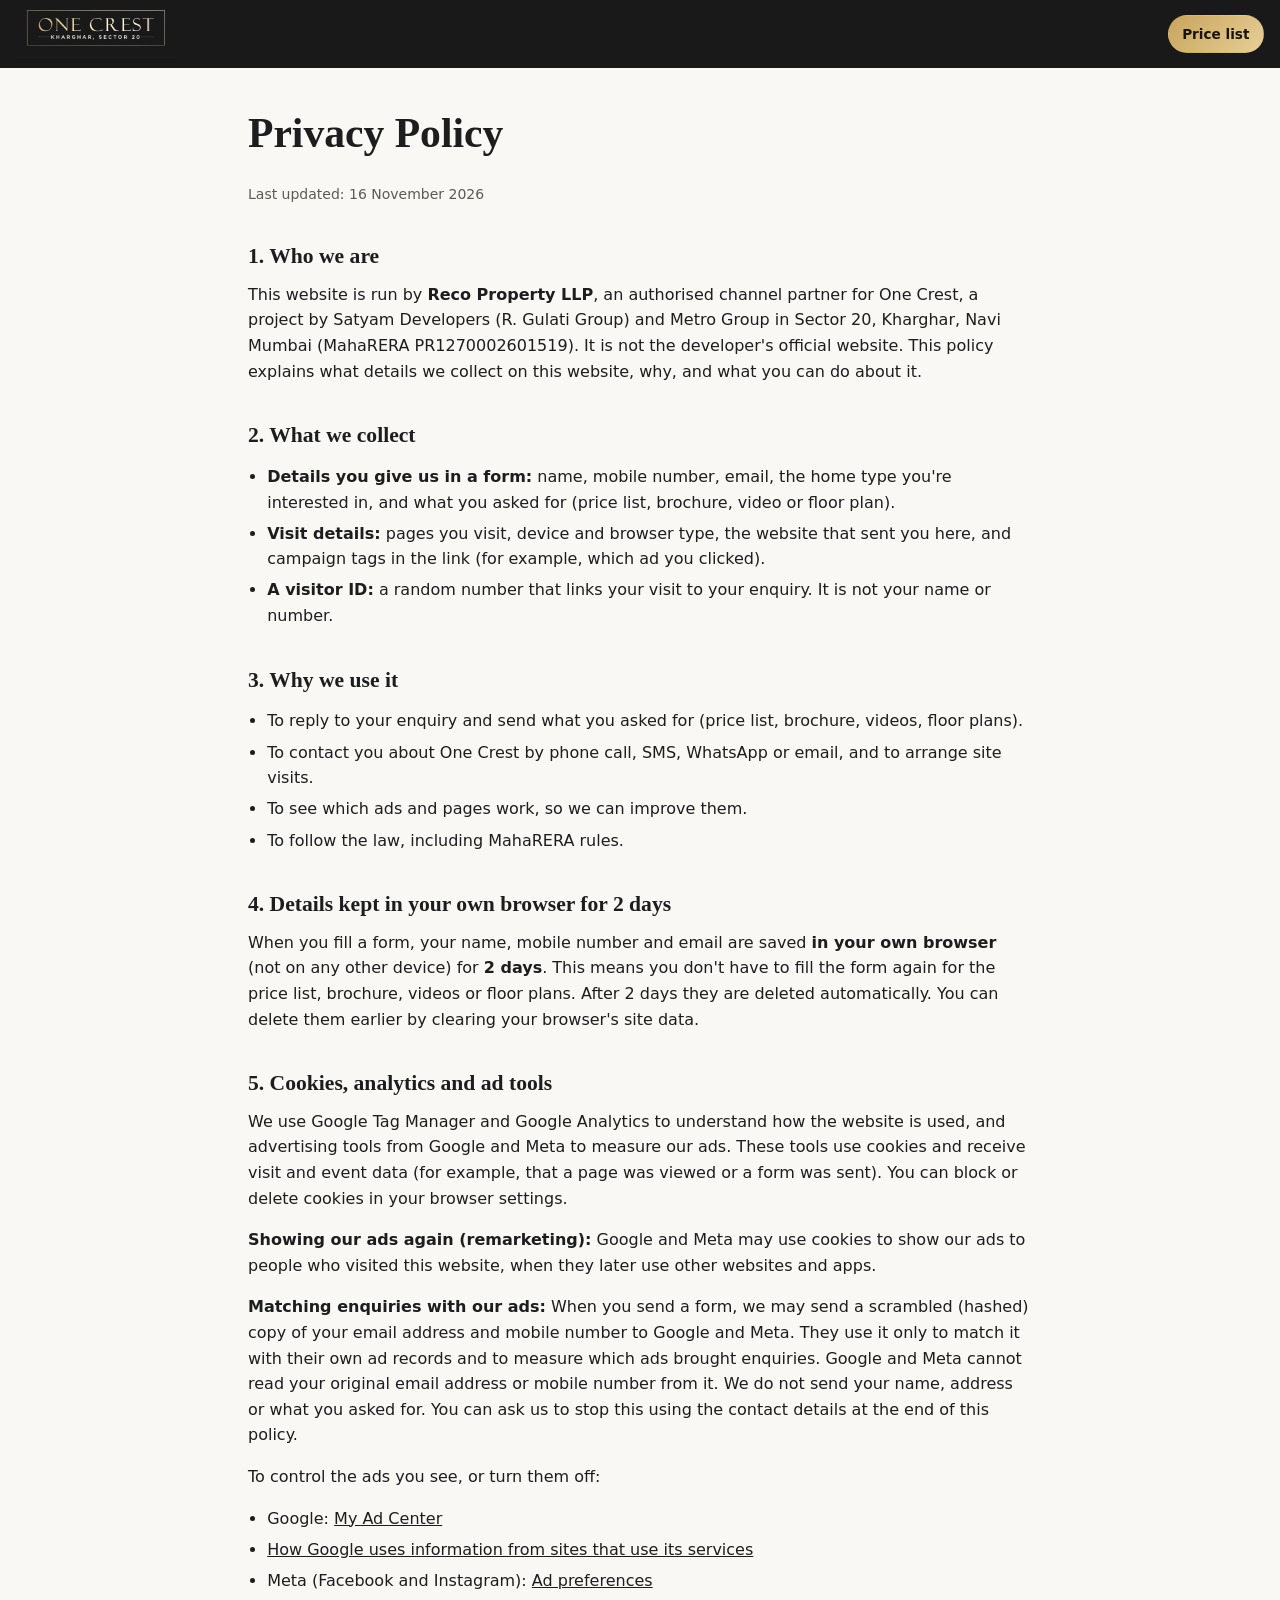
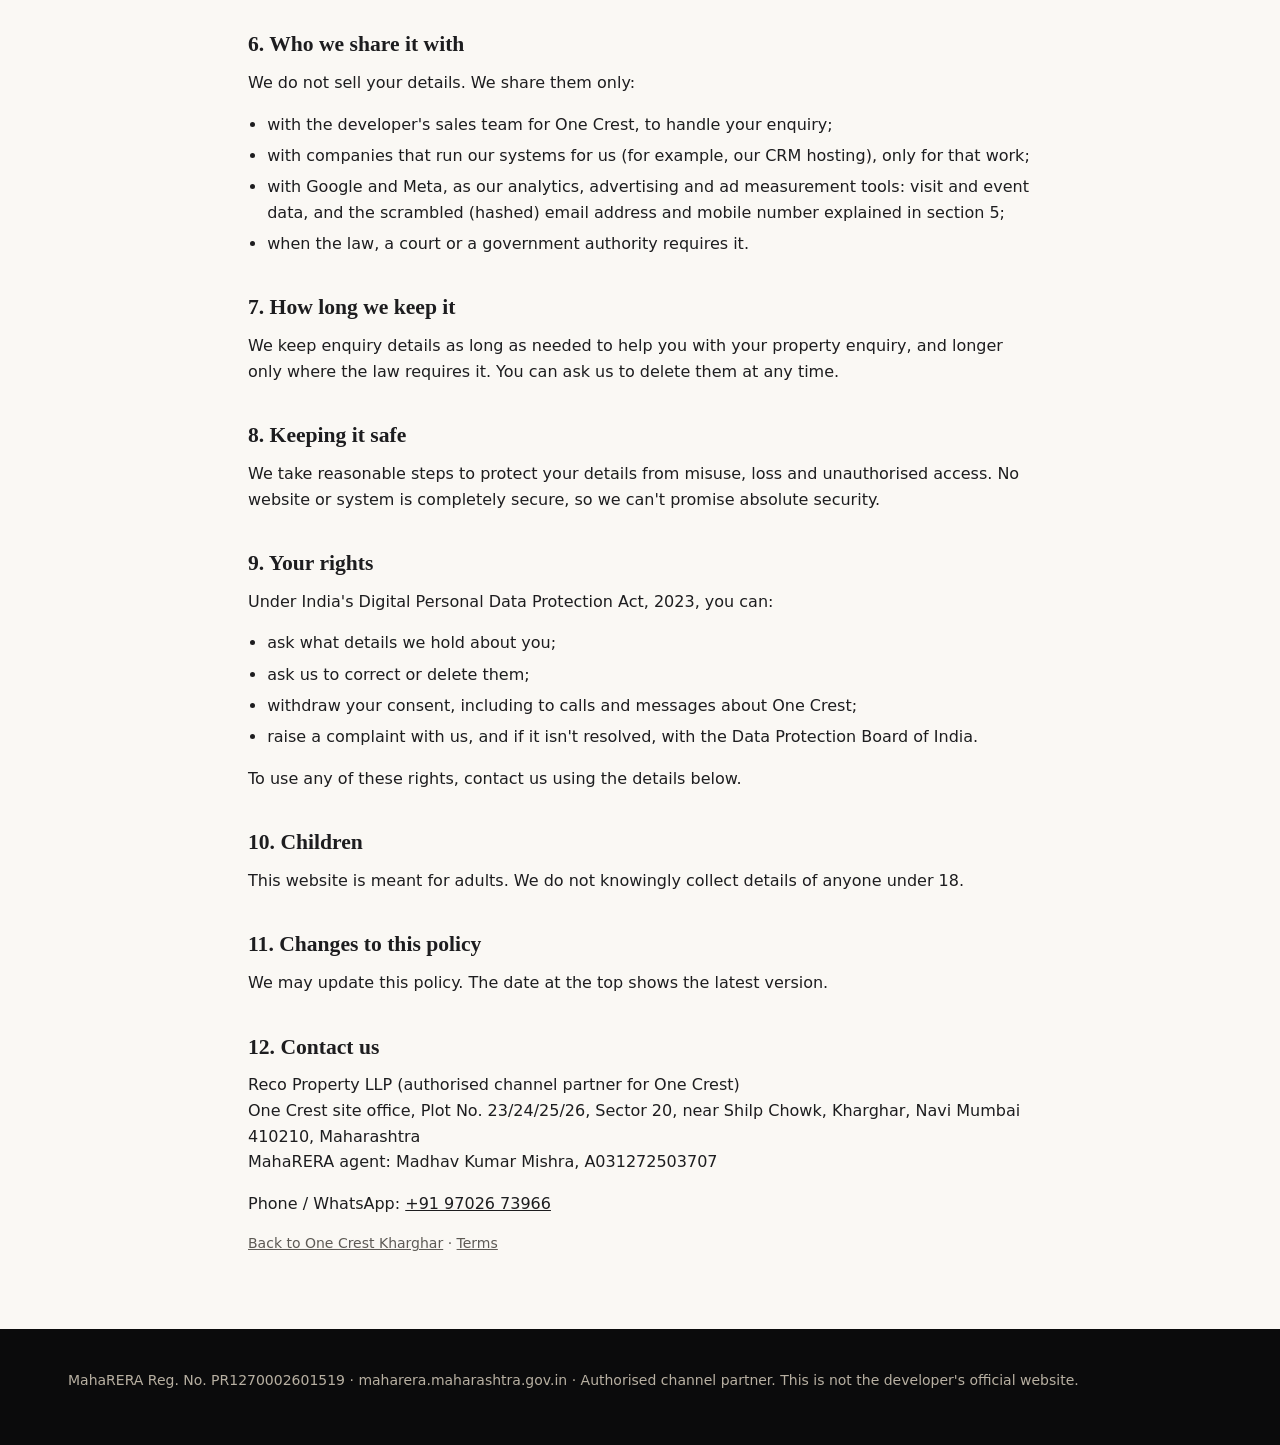
<file: privacy-policy.html>
<!DOCTYPE html>
<html lang="en-IN">
<head>
  <meta charset="utf-8" />
  <meta name="viewport" content="width=device-width, initial-scale=1" />
  <title>Privacy Policy | One Crest Kharghar</title>
  <meta name="description" content="How Reco Property LLP collects, uses and protects your details on the One Crest Kharghar website." />
  <link rel="canonical" href="https://onecrest-kharghar.com/privacy-policy" />
  <link rel="icon" href="/assets/logos/one-crest-logo.webp" type="image/webp" />
  <link rel="stylesheet" href="/style.css?v=20261113h" />
  <style>
    .legal { padding: 110px 0 60px; }
    .legal h1 { font-size: clamp(1.9rem, 6vw, 2.6rem); }
    .legal h2 { font-size: 1.35rem; margin-top: 1.8em; }
    .legal ul { padding-left: 1.2em; }
    .legal li { margin-bottom: .35em; }
    .topbar { background: rgba(11,11,12,.94); }
  </style>
</head>
<body>
  <header class="topbar">
    <a class="brand" href="/" aria-label="One Crest Kharghar home"><img src="/assets/logos/one-crest-logo.webp" width="160" height="48" alt="One Crest, Kharghar, Sector 20 logo" /></a>
    <a class="btn btn-gold btn-sm" href="/#price">Price list</a>
  </header>
  <main class="legal">
    <div class="wrap narrow">
      <h1>Privacy Policy</h1>
      <p class="small">Last updated: <time datetime="2026-11-16">16 November 2026</time></p>

      <h2>1. Who we are</h2>
      <p>This website is run by <strong>Reco Property LLP</strong>, an authorised channel partner for One Crest, a project by Satyam Developers (R. Gulati Group) and Metro Group in Sector 20, Kharghar, Navi Mumbai (MahaRERA PR1270002601519). It is not the developer's official website. This policy explains what details we collect on this website, why, and what you can do about it.</p>

      <h2>2. What we collect</h2>
      <ul>
        <li><strong>Details you give us in a form:</strong> name, mobile number, email, the home type you're interested in, and what you asked for (price list, brochure, video or floor plan).</li>
        <li><strong>Visit details:</strong> pages you visit, device and browser type, the website that sent you here, and campaign tags in the link (for example, which ad you clicked).</li>
        <li><strong>A visitor ID:</strong> a random number that links your visit to your enquiry. It is not your name or number.</li>
      </ul>

      <h2>3. Why we use it</h2>
      <ul>
        <li>To reply to your enquiry and send what you asked for (price list, brochure, videos, floor plans).</li>
        <li>To contact you about One Crest by phone call, SMS, WhatsApp or email, and to arrange site visits.</li>
        <li>To see which ads and pages work, so we can improve them.</li>
        <li>To follow the law, including MahaRERA rules.</li>
      </ul>

      <h2>4. Details kept in your own browser for 2 days</h2>
      <p>When you fill a form, your name, mobile number and email are saved <strong>in your own browser</strong> (not on any other device) for <strong>2 days</strong>. This means you don't have to fill the form again for the price list, brochure, videos or floor plans. After 2 days they are deleted automatically. You can delete them earlier by clearing your browser's site data.</p>

      <h2>5. Cookies, analytics and ad tools</h2>
      <p>We use Google Tag Manager and Google Analytics to understand how the website is used, and advertising tools from Google and Meta to measure our ads. These tools use cookies and receive visit and event data (for example, that a page was viewed or a form was sent). You can block or delete cookies in your browser settings.</p>
      <p><strong>Showing our ads again (remarketing):</strong> Google and Meta may use cookies to show our ads to people who visited this website, when they later use other websites and apps.</p>
      <p><strong>Matching enquiries with our ads:</strong> When you send a form, we may send a scrambled (hashed) copy of your email address and mobile number to Google and Meta. They use it only to match it with their own ad records and to measure which ads brought enquiries. Google and Meta cannot read your original email address or mobile number from it. We do not send your name, address or what you asked for. You can ask us to stop this using the contact details at the end of this policy.</p>
      <p>To control the ads you see, or turn them off:</p>
      <ul>
        <li>Google: <a href="https://myadcenter.google.com" target="_blank" rel="noopener">My Ad Center</a></li>
        <li><a href="https://policies.google.com/technologies/partner-sites" target="_blank" rel="noopener">How Google uses information from sites that use its services</a></li>
        <li>Meta (Facebook and Instagram): <a href="https://www.facebook.com/adpreferences" target="_blank" rel="noopener">Ad preferences</a></li>
      </ul>

      <h2>6. Who we share it with</h2>
      <p>We do not sell your details. We share them only:</p>
      <ul>
        <li>with the developer's sales team for One Crest, to handle your enquiry;</li>
        <li>with companies that run our systems for us (for example, our CRM hosting), only for that work;</li>
        <li>with Google and Meta, as our analytics, advertising and ad measurement tools: visit and event data, and the scrambled (hashed) email address and mobile number explained in section 5;</li>
        <li>when the law, a court or a government authority requires it.</li>
      </ul>

      <h2>7. How long we keep it</h2>
      <p>We keep enquiry details as long as needed to help you with your property enquiry, and longer only where the law requires it. You can ask us to delete them at any time.</p>

      <h2>8. Keeping it safe</h2>
      <p>We take reasonable steps to protect your details from misuse, loss and unauthorised access. No website or system is completely secure, so we can't promise absolute security.</p>

      <h2>9. Your rights</h2>
      <p>Under India's Digital Personal Data Protection Act, 2023, you can:</p>
      <ul>
        <li>ask what details we hold about you;</li>
        <li>ask us to correct or delete them;</li>
        <li>withdraw your consent, including to calls and messages about One Crest;</li>
        <li>raise a complaint with us, and if it isn't resolved, with the Data Protection Board of India.</li>
      </ul>
      <p>To use any of these rights, contact us using the details below.</p>

      <h2>10. Children</h2>
      <p>This website is meant for adults. We do not knowingly collect details of anyone under 18.</p>

      <h2>11. Changes to this policy</h2>
      <p>We may update this policy. The date at the top shows the latest version.</p>

      <h2>12. Contact us</h2>
      <p>Reco Property LLP (authorised channel partner for One Crest)<br />
      One Crest site office, Plot No. 23/24/25/26, Sector 20, near Shilp Chowk, Kharghar, Navi Mumbai 410210, Maharashtra<br />
      MahaRERA agent: Madhav Kumar Mishra, A031272503707</p>
      <p>Phone / WhatsApp: <a href="tel:+919702673966">+91 97026 73966</a></p>
      <p class="small"><a href="/">Back to One Crest Kharghar</a> · <a href="/terms">Terms</a></p>
    </div>
  </main>
  <footer class="footer"><div class="wrap"><p class="small">MahaRERA Reg. No. PR1270002601519 · maharera.maharashtra.gov.in · Authorised channel partner. This is not the developer's official website.</p></div></footer>
</body>
</html>
</file>
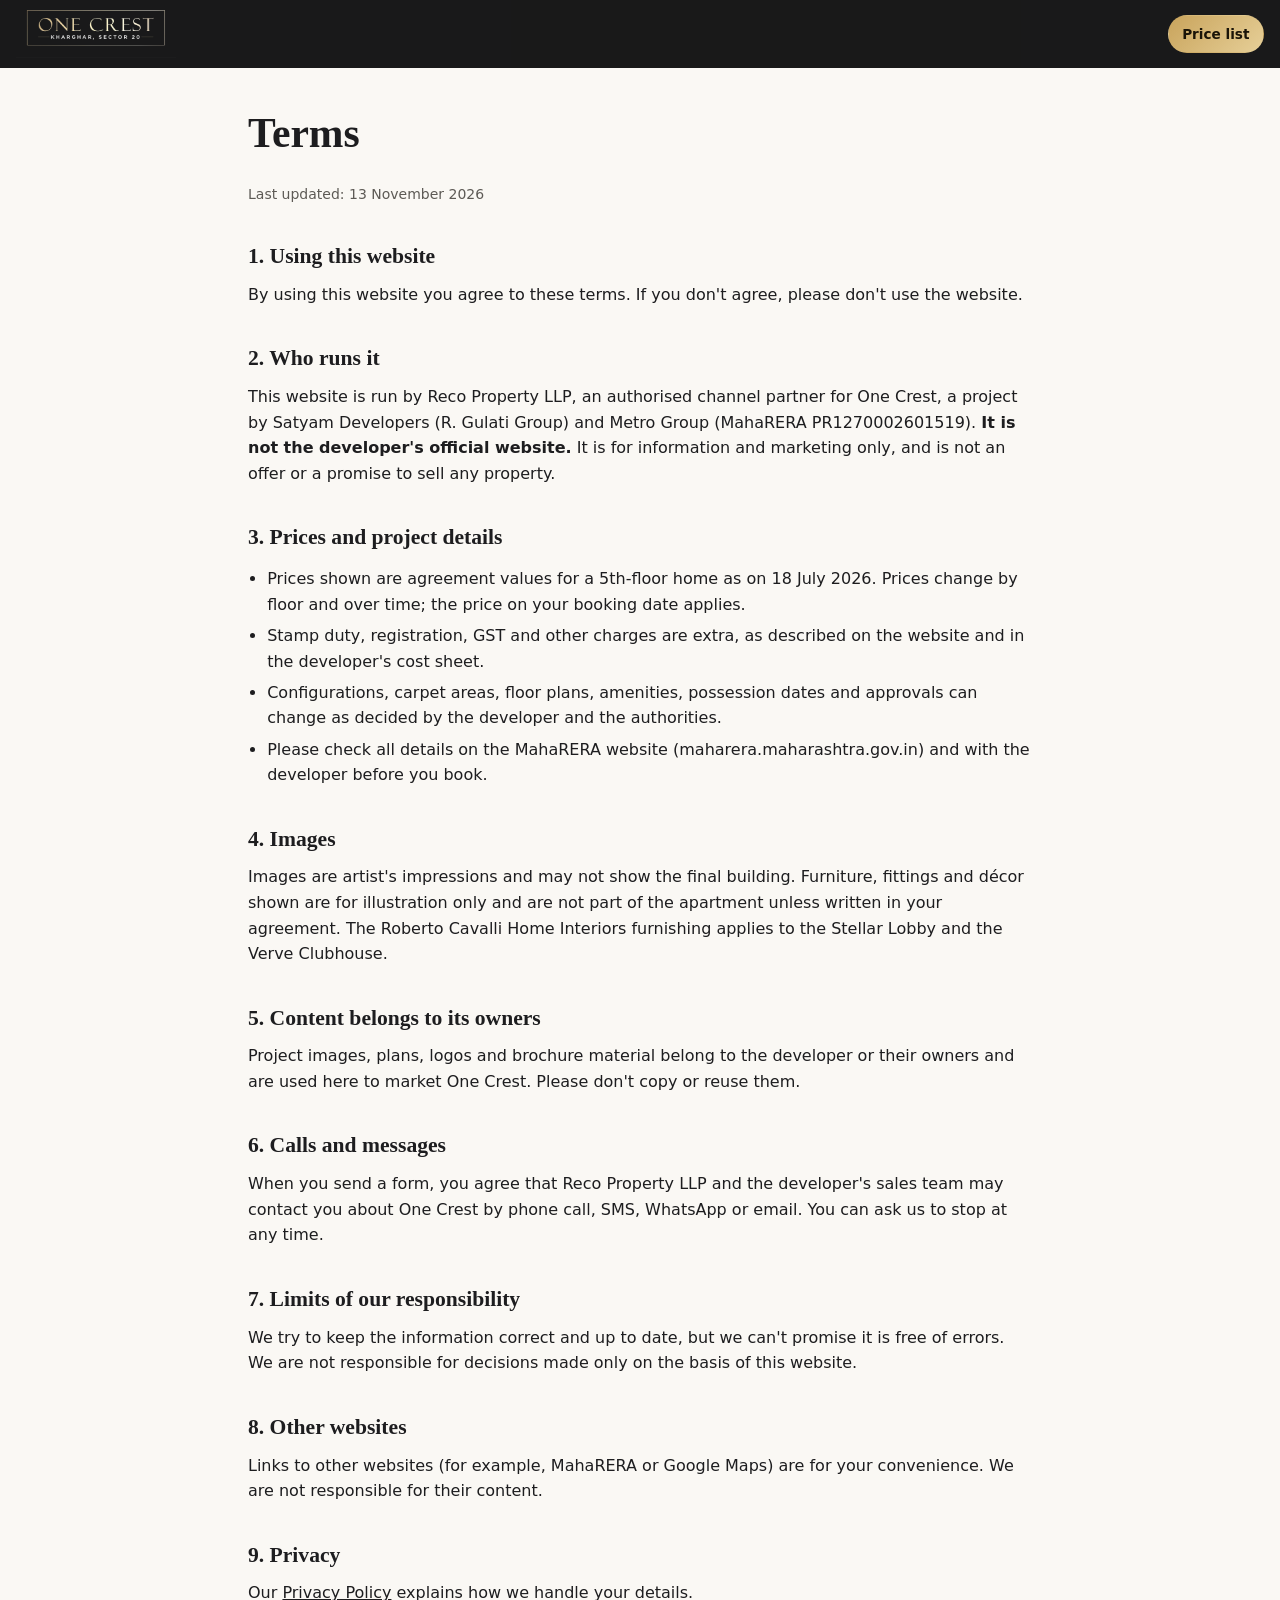
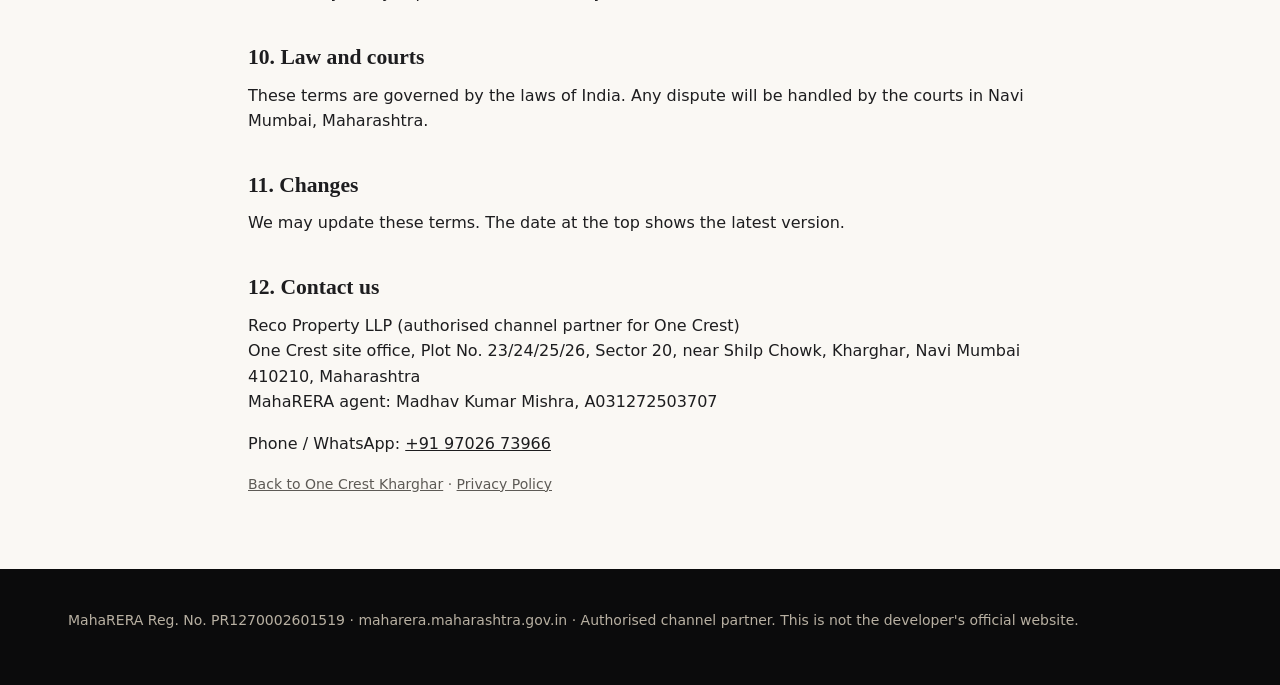
<file: terms.html>
<!DOCTYPE html>
<html lang="en-IN">
<head>
  <meta charset="utf-8" />
  <meta name="viewport" content="width=device-width, initial-scale=1" />
  <title>Terms | One Crest Kharghar</title>
  <meta name="description" content="Terms of use for the One Crest Kharghar website run by Reco Property LLP, authorised channel partner." />
  <link rel="canonical" href="https://onecrest-kharghar.com/terms" />
  <link rel="icon" href="/assets/logos/one-crest-logo.webp" type="image/webp" />
  <link rel="stylesheet" href="/style.css?v=20261113h" />
  <style>
    .legal { padding: 110px 0 60px; }
    .legal h1 { font-size: clamp(1.9rem, 6vw, 2.6rem); }
    .legal h2 { font-size: 1.35rem; margin-top: 1.8em; }
    .legal ul { padding-left: 1.2em; }
    .legal li { margin-bottom: .35em; }
    .topbar { background: rgba(11,11,12,.94); }
  </style>
</head>
<body>
  <header class="topbar">
    <a class="brand" href="/" aria-label="One Crest Kharghar home"><img src="/assets/logos/one-crest-logo.webp" width="160" height="48" alt="One Crest, Kharghar, Sector 20 logo" /></a>
    <a class="btn btn-gold btn-sm" href="/#price">Price list</a>
  </header>
  <main class="legal">
    <div class="wrap narrow">
      <h1>Terms</h1>
      <p class="small">Last updated: <time datetime="2026-11-13">13 November 2026</time></p>

      <h2>1. Using this website</h2>
      <p>By using this website you agree to these terms. If you don't agree, please don't use the website.</p>

      <h2>2. Who runs it</h2>
      <p>This website is run by Reco Property LLP, an authorised channel partner for One Crest, a project by Satyam Developers (R. Gulati Group) and Metro Group (MahaRERA PR1270002601519). <strong>It is not the developer's official website.</strong> It is for information and marketing only, and is not an offer or a promise to sell any property.</p>

      <h2>3. Prices and project details</h2>
      <ul>
        <li>Prices shown are agreement values for a 5th-floor home as on 18 July 2026. Prices change by floor and over time; the price on your booking date applies.</li>
        <li>Stamp duty, registration, GST and other charges are extra, as described on the website and in the developer's cost sheet.</li>
        <li>Configurations, carpet areas, floor plans, amenities, possession dates and approvals can change as decided by the developer and the authorities.</li>
        <li>Please check all details on the MahaRERA website (maharera.maharashtra.gov.in) and with the developer before you book.</li>
      </ul>

      <h2>4. Images</h2>
      <p>Images are artist's impressions and may not show the final building. Furniture, fittings and décor shown are for illustration only and are not part of the apartment unless written in your agreement. The Roberto Cavalli Home Interiors furnishing applies to the Stellar Lobby and the Verve Clubhouse.</p>

      <h2>5. Content belongs to its owners</h2>
      <p>Project images, plans, logos and brochure material belong to the developer or their owners and are used here to market One Crest. Please don't copy or reuse them.</p>

      <h2>6. Calls and messages</h2>
      <p>When you send a form, you agree that Reco Property LLP and the developer's sales team may contact you about One Crest by phone call, SMS, WhatsApp or email. You can ask us to stop at any time.</p>

      <h2>7. Limits of our responsibility</h2>
      <p>We try to keep the information correct and up to date, but we can't promise it is free of errors. We are not responsible for decisions made only on the basis of this website.</p>

      <h2>8. Other websites</h2>
      <p>Links to other websites (for example, MahaRERA or Google Maps) are for your convenience. We are not responsible for their content.</p>

      <h2>9. Privacy</h2>
      <p>Our <a href="/privacy-policy">Privacy Policy</a> explains how we handle your details.</p>

      <h2>10. Law and courts</h2>
      <p>These terms are governed by the laws of India. Any dispute will be handled by the courts in Navi Mumbai, Maharashtra.</p>

      <h2>11. Changes</h2>
      <p>We may update these terms. The date at the top shows the latest version.</p>

      <h2>12. Contact us</h2>
      <p>Reco Property LLP (authorised channel partner for One Crest)<br />
      One Crest site office, Plot No. 23/24/25/26, Sector 20, near Shilp Chowk, Kharghar, Navi Mumbai 410210, Maharashtra<br />
      MahaRERA agent: Madhav Kumar Mishra, A031272503707</p>
      <p>Phone / WhatsApp: <a href="tel:+919702673966">+91 97026 73966</a></p>
      <p class="small"><a href="/">Back to One Crest Kharghar</a> · <a href="/privacy-policy">Privacy Policy</a></p>
    </div>
  </main>
  <footer class="footer"><div class="wrap"><p class="small">MahaRERA Reg. No. PR1270002601519 · maharera.maharashtra.gov.in · Authorised channel partner. This is not the developer's official website.</p></div></footer>
</body>
</html>
</file>
<file: style.css>
/* One Crest Kharghar: black and gold, mobile first, no web fonts (speed) */
:root {
  --ink: #0b0b0c;
  --ink-2: #16161a;
  --paper: #faf8f4;
  --paper-2: #f1ece3;
  --gold: #c9a45c;
  --gold-2: #e6cf98;
  --text: #1d1d1f;
  --muted: #5d5a55;
  --line: #e2dbcf;
  --serif: Georgia, "Times New Roman", serif;
  --sans: system-ui, -apple-system, "Segoe UI", Roboto, "Helvetica Neue", Arial, sans-serif;
  --radius: 10px;
}
*, *::before, *::after { box-sizing: border-box; }
[hidden] { display: none !important; }
html { scroll-behavior: smooth; -webkit-text-size-adjust: 100%; }
body { margin: 0; font: 16px/1.6 var(--sans); color: var(--text); background: var(--paper); }
img { max-width: 100%; height: auto; display: block; }
a { color: inherit; }
h1, h2, h3 { font-family: var(--serif); font-weight: 600; line-height: 1.15; margin: 0 0 .6em; }
h2 { font-size: clamp(1.7rem, 4vw, 2.4rem); }
h3 { font-size: 1.3rem; }
p { margin: 0 0 1em; }
.small { font-size: .875rem; color: var(--muted); }
.lead { font-size: 1.08rem; }
.skip { position: absolute; left: -9999px; }
.skip:focus { left: 12px; top: 12px; z-index: 100; background: #fff; padding: 8px 12px; }

/* Buttons */
.btn { display: inline-flex; align-items: center; justify-content: center; gap: .4em; min-height: 46px; padding: 0 1.2em; border-radius: 999px; border: 1px solid transparent; font: 600 .95rem var(--sans); text-decoration: none; cursor: pointer; transition: transform .15s ease, background .15s ease; }
.btn:active { transform: scale(.98); }
.btn-gold { background: linear-gradient(135deg, var(--gold), var(--gold-2)); color: #1a1408; }
.btn-ghost { background: rgba(255,255,255,.08); border-color: rgba(255,255,255,.45); color: #fff; }
.btn-ghost-dark { background: transparent; border-color: var(--text); color: var(--text); }
.btn-sm { min-height: 38px; padding: 0 1em; font-size: .85rem; }
.btn:focus-visible, a:focus-visible, summary:focus-visible, input:focus-visible, select:focus-visible { outline: 3px solid var(--gold); outline-offset: 2px; }

/* Top bar */
.topbar { position: fixed; inset: 0 0 auto; z-index: 20; display: flex; align-items: center; justify-content: space-between; gap: 1rem; padding: 10px 16px; background: linear-gradient(rgba(11,11,12,.85), rgba(11,11,12,0)); }
.brand img { width: 130px; height: auto; }
.nav { display: none; gap: 1.4rem; }
.nav a { color: #fff; text-decoration: none; font-size: .95rem; opacity: .9; }
.nav a:hover { color: var(--gold-2); }

/* Hero */
.hero { position: relative; min-height: 100svh; display: flex; align-items: flex-end; color: #fff; background: var(--ink); overflow: hidden; }
.hero-media, .hero-media picture, .hero-img, .hero-video { position: absolute; inset: 0; width: 100%; height: 100%; }
.hero-img, .hero-video { object-fit: cover; }
.hero-img { transform-origin: 50% 40%; animation: kenburns 18s ease-in-out infinite alternate; }
.hero-video { opacity: 0; transition: opacity 1.2s ease; }
.hero-video.is-playing { opacity: 1; }
@keyframes kenburns { from { transform: scale(1); } to { transform: scale(1.12) translateY(-1.5%); } }
@media (prefers-reduced-motion: reduce) { .hero-img { animation: none; } html { scroll-behavior: auto; } }
.hero-shade { position: absolute; inset: 0; background: linear-gradient(180deg, rgba(0,0,0,.15) 0%, rgba(0,0,0,.1) 40%, rgba(0,0,0,.82) 100%); }
.hero-content { position: relative; z-index: 2; width: 100%; max-width: 1180px; margin: 0 auto; padding: 0 18px 92px; }
.hero h1 { font-size: clamp(2.6rem, 9vw, 4.6rem); margin: .1em 0 .1em; letter-spacing: .02em; }
.eyebrow { color: var(--gold-2); font-size: .95rem; margin: 0; }
.hero-sub { font-size: 1.05rem; opacity: .9; }
.chips { list-style: none; display: flex; flex-wrap: wrap; gap: 8px; padding: 0; margin: 0 0 18px; }
.chips li { border: 1px solid rgba(230,207,152,.6); border-radius: 999px; padding: 6px 12px; font-size: .9rem; background: rgba(0,0,0,.35); }
.hero-cta { display: flex; flex-wrap: wrap; gap: 10px; margin-bottom: 12px; }
.hero-note { font-size: .85rem; opacity: .85; max-width: 560px; }
.impression { position: absolute; right: 12px; bottom: 74px; z-index: 2; font-size: .72rem; opacity: .7; margin: 0; }

/* Sections */
.section { padding: 64px 0; }
.section.alt { background: var(--paper-2); }
.section.dark { background: var(--ink); color: #f3efe7; }
.section.dark .small { color: #bdb6a9; }
.wrap { max-width: 1180px; margin: 0 auto; padding: 0 18px; }
.wrap.narrow { max-width: 820px; }
.two-col, .three-col { display: grid; gap: 32px; }

/* Tables */
table { width: 100%; border-collapse: collapse; }
th, td { text-align: left; padding: 10px 12px; border-bottom: 1px solid var(--line); vertical-align: top; }
.facts th { width: 38%; font-weight: 600; color: var(--muted); }
.table-scroll { overflow-x: auto; margin-bottom: 12px; }
.price thead th { background: var(--ink); color: var(--gold-2); font-weight: 600; }
.price tbody th { font-weight: 600; }
.times th { font-weight: 400; }
.times td { white-space: nowrap; text-align: right; }

/* Lists */
.ticks, .dots { padding-left: 1.2em; margin: 0 0 1em; }
.ticks li::marker { content: "✓  "; color: var(--gold); }
.dots li { margin-bottom: .3em; }

/* Breakdown (after the form) */
.breakdown { margin-top: 24px; padding: 18px; border: 1px solid var(--gold); border-radius: var(--radius); background: #fff; }
.breakdown table th, .breakdown table td { white-space: nowrap; }
.breakdown tr.total th, .breakdown tr.total td { font-weight: 700; border-top: 2px solid var(--gold); }

/* Floor plans */
.plans { display: grid; gap: 18px; grid-template-columns: 1fr; margin: 18px 0; }
.plan { margin: 0; background: #fff; border: 1px solid var(--line); border-radius: var(--radius); padding: 12px; display: grid; gap: 10px; }
.plan figcaption strong { display: block; font-family: var(--serif); font-size: 1.25rem; }
.plan figcaption { font-size: .92rem; color: var(--muted); }
.plan .btn { justify-self: start; }
.building-plans summary { cursor: pointer; font-weight: 600; padding: 10px 0; }
.plans-wide figure { margin: 0; }
.plans-wide figcaption { font-size: .9rem; color: var(--muted); padding-top: 6px; }
.framed { margin: 0; border: 1px solid rgba(201,164,92,.5); border-radius: var(--radius); overflow: hidden; }

/* Gallery */
.gallery-title { margin-top: 36px; }
.gallery { display: grid; grid-auto-flow: column; grid-auto-columns: 85%; gap: 12px; overflow-x: auto; scroll-snap-type: x mandatory; padding-bottom: 8px; }
.g { padding: 0; border: 0; background: none; cursor: zoom-in; scroll-snap-align: start; border-radius: var(--radius); overflow: hidden; }
.g img { aspect-ratio: 2 / 1; object-fit: cover; width: 100%; }

/* Map */
.map { display: flex; flex-wrap: wrap; gap: 10px; margin: 16px 0; }
.map iframe { width: 100%; height: 320px; border: 0; border-radius: var(--radius); }

/* FAQ */
details { border-bottom: 1px solid var(--line); padding: 4px 0; }
details > summary { cursor: pointer; font-weight: 600; padding: 12px 0; list-style-position: outside; }
details[open] > summary { color: #8a6a2c; }

/* Forms */
.lead-form { display: grid; grid-template-columns: minmax(0, 1fr); gap: 12px; }
.lead-form label { display: grid; gap: 4px; font-weight: 600; font-size: .92rem; }
.lead-form input, .lead-form select { font: 16px var(--sans); padding: 12px; border-radius: 8px; border: 1px solid #c9c2b5; background: #fff; color: var(--text); }
.section.dark .lead-form label { color: #f3efe7; }
.form-msg { min-height: 1.2em; margin: 0; font-weight: 600; }
.form-msg.error { color: #c0392b; }
.section.dark .form-msg.error { color: #ff8a7a; }
.lead-dialog { border: 0; border-radius: 14px; padding: 22px; width: min(440px, 92vw); }
.lead-dialog::backdrop, .viewer::backdrop { background: rgba(0,0,0,.7); }
.dlg-close { position: absolute; right: 10px; top: 6px; border: 0; background: none; font-size: 1.8rem; line-height: 1; cursor: pointer; }
.lead-dialog form { position: relative; }
.viewer { border: 0; padding: 0; background: transparent; max-width: 96vw; }
.viewer img { max-height: 88vh; width: auto; border-radius: 8px; }
.viewer { position: relative; overflow: visible; }
.viewer .dlg-close { z-index: 2; right: 8px; top: 8px; width: 40px; height: 40px; border-radius: 50%; background: rgba(0,0,0,.65); color: #fff; font-size: 1.6rem; }

/* Footer */
.footer { background: var(--ink); color: #e9e3d8; padding: 40px 0 96px; font-size: .95rem; }
.footer-grid { display: grid; gap: 24px; }
.rera { display: flex; gap: 16px; align-items: center; }
.rera img { width: 120px; background: #fff; padding: 6px; border-radius: 6px; }
.rera-no { font-size: 1.05rem; margin: 0; }  /* at least as large as the contact details */
.footer .small { color: #b8b0a2; }

/* Sticky bar (phones) */
.sticky-cta { position: fixed; inset: auto 0 0; z-index: 30; display: grid; grid-template-columns: 1fr 1fr; gap: 8px; padding: 10px; background: rgba(11,11,12,.92); }

@media (min-width: 768px) {
  .brand img { width: 160px; }
  .nav { display: flex; }
  .hero-content { padding-bottom: 72px; }
  .impression { bottom: 16px; }
  .two-col { grid-template-columns: 1fr 1fr; align-items: start; }
  .three-col { grid-template-columns: repeat(3, 1fr); }
  .plans { grid-template-columns: repeat(3, 1fr); }
  .plans-wide { grid-template-columns: repeat(2, 1fr); }
  .gallery { grid-auto-columns: 40%; }
  .footer { padding-bottom: 40px; }
  .footer-grid { grid-template-columns: 1fr 2fr; }
  .sticky-cta { display: none; }
}

/* Attention: soft gold shine across the main buttons every few seconds */
.btn-gold { position: relative; overflow: hidden; isolation: isolate; }
.btn-gold::after { content: ""; position: absolute; inset: 0; z-index: -1; background: linear-gradient(110deg, transparent 30%, rgba(255,255,255,.65) 50%, transparent 70%); transform: translateX(-120%); animation: shine 5s ease-in-out infinite; }
@keyframes shine { 0%, 70% { transform: translateX(-120%); } 85%, 100% { transform: translateX(120%); } }

/* Video tiles: image + play button; opens the form */
.videos { display: grid; gap: 18px; }
.video-tile { margin: 0; }
.video-tile figcaption { font-family: var(--serif); font-size: 1.2rem; padding-top: 8px; }
.play-tile { position: relative; display: block; width: 100%; padding: 0; border: 0; border-radius: var(--radius); overflow: hidden; cursor: pointer; background: var(--ink); }
.play-tile img { width: 100%; aspect-ratio: 2 / 1; object-fit: cover; opacity: .88; transition: transform .4s ease, opacity .3s ease; }
.play-tile:hover img { opacity: 1; }
.play { position: absolute; left: 50%; top: 50%; width: 76px; height: 76px; margin: -38px 0 0 -38px; border-radius: 50%; background: rgba(11,11,12,.55); border: 2px solid var(--gold-2); box-shadow: 0 0 0 0 rgba(230,207,152,.6); animation: ring 2.4s ease-out infinite; }
.play::after { content: ""; position: absolute; left: 30px; top: 22px; border-style: solid; border-width: 16px 0 16px 26px; border-color: transparent transparent transparent #fff; }
@keyframes ring { 0% { box-shadow: 0 0 0 0 rgba(230,207,152,.55); } 100% { box-shadow: 0 0 0 22px rgba(230,207,152,0); } }
@media (min-width: 768px) { .videos { grid-template-columns: 1fr 1fr; } }
@media (prefers-reduced-motion: reduce) { .btn-gold::after, .play { animation: none; } }

/* Top bar turns solid once the page is scrolled */
.topbar { transition: background .25s ease, box-shadow .25s ease; }
.topbar.scrolled { background: rgba(11,11,12,.94); box-shadow: 0 2px 12px rgba(0,0,0,.25); }

/* Floor plans: zoom icon on every plan; first 2 building plans visible */
.sub-h { margin-top: 28px; }
.zoom-tile { position: relative; display: block; width: 100%; padding: 0; border: 0; background: #fff; cursor: zoom-in; border-radius: 6px; overflow: hidden; }
.zoom { position: absolute; inset: 0; display: flex; align-items: center; justify-content: center; background: rgba(0,0,0,.38); transition: background .2s ease; }
.zoom svg { box-sizing: content-box; padding: 19px; border-radius: 50%; background: #8c7a55; box-shadow: 0 4px 14px rgba(0,0,0,.3); transition: transform .2s ease; }
.zoom-tile:hover .zoom, .zoom-tile:focus-visible .zoom { background: rgba(0,0,0,.52); }
.zoom-tile:hover .zoom svg { transform: scale(1.08); }
.more-plans { margin-top: 0; }
#more-plans-btn { margin-bottom: 12px; }

/* Gallery arrows */
.gallery-wrap { position: relative; }
.g-arrow { position: absolute; top: 50%; z-index: 2; width: 44px; height: 44px; margin-top: -26px; border: 0; border-radius: 50%; background: rgba(11,11,12,.7); color: #fff; font-size: 1.8rem; line-height: 1; cursor: pointer; }
.g-prev { left: 8px; } .g-next { right: 8px; }
.g-arrow:hover { background: rgba(11,11,12,.9); }

/* Phone nudge + toast */
.nudge { position: fixed; left: 10px; right: 10px; bottom: 76px; z-index: 40; display: flex; gap: 12px; align-items: center; justify-content: space-between; padding: 14px 40px 14px 14px; background: #fff; border: 1px solid var(--gold); border-radius: 12px; box-shadow: 0 8px 30px rgba(0,0,0,.25); animation: slideup .35s ease; }
.nudge p { margin: 0; line-height: 1.35; }
.nudge-close { position: absolute; right: 6px; top: 2px; border: 0; background: none; font-size: 1.6rem; cursor: pointer; }
@keyframes slideup { from { transform: translateY(120%); } to { transform: translateY(0); } }
.toast { position: fixed; left: 50%; bottom: 90px; z-index: 50; transform: translateX(-50%); max-width: 92vw; padding: 12px 18px; border-radius: 10px; background: var(--ink); color: #fff; box-shadow: 0 8px 30px rgba(0,0,0,.3); }
@media (min-width: 768px) { .nudge { left: auto; right: 20px; bottom: 20px; width: 380px; } .toast { bottom: 30px; } }
@media (prefers-reduced-motion: reduce) { .nudge { animation: none; } }

/* Dialog title on one line */
.lead-dialog { width: min(460px, 94vw); }
.lead-dialog h2 { font-size: clamp(1.02rem, 4.5vw, 1.3rem); white-space: nowrap; overflow: hidden; padding-right: 36px; margin-bottom: .5em; outline: none; }
.lead-dialog .dlg-close { top: -6px; right: -4px; }

/* Gallery arrows: icon centred in the circle; no scrollbar line under the gallery */
.g-arrow { display: flex; align-items: center; justify-content: center; padding: 0; margin-top: -22px; font-size: 0; }
.g-arrow svg { display: block; }
.gallery { scrollbar-width: none; }
.gallery::-webkit-scrollbar { display: none; }

/* Small phones (down to 300 px) */
@media (max-width: 380px) {
  .lead-dialog { width: calc(100vw - 16px); max-width: none; padding: 16px 14px; }
  .lead-dialog h2 { font-size: clamp(.82rem, 4.3vw, 1rem); padding-right: 30px; }
  .lead-dialog .dlg-close { top: -8px; right: -6px; }
  .lead-form { gap: 9px; }
  .lead-form label { font-size: .86rem; }
  .lead-form input, .lead-form select { padding: 10px; }
  .lead-form .btn { width: 100%; padding: 0 .8em; font-size: .9rem; }
  .wrap { padding: 0 14px; }
  .hero-content { padding-left: 14px; padding-right: 14px; }
  .chips li { font-size: .8rem; padding: 5px 10px; }
  .hero-cta .btn { flex: 1 1 100%; }
  .nudge { left: 8px; right: 8px; padding: 12px 34px 12px 12px; gap: 8px; }
  .nudge .btn { flex: 0 0 auto; }
  .sticky-cta .btn { padding: 0 .6em; font-size: .88rem; }
  .facts th { width: 42%; }
  th, td { padding: 8px 8px; }
  .rera { flex-direction: column; align-items: flex-start; }
  .g-arrow { width: 38px; height: 38px; margin-top: -19px; }
}

/* No empty gap when there is no form message */
.form-msg:empty { display: none; }
@media (max-width: 380px) {
  .nudge { flex-direction: column; align-items: stretch; gap: 10px; }
  .nudge .btn { width: 100%; }
}

/* Video tiles: camera-like drift, 12 s one way then 12 s back (no jump). Runs only while on screen. */
.play-tile img { transform-origin: 50% 50%; will-change: transform; animation: drift-a 12s ease-in-out infinite alternate; animation-play-state: paused; }
.video-tile:nth-child(2) .play-tile img { animation-name: drift-b; animation-delay: -4s; }
.play-tile.in-view img { animation-play-state: running; }
@keyframes drift-a { from { transform: scale(1.02) translate(0, 0); } to { transform: scale(1.14) translate(-3%, -1.5%); } }
@keyframes drift-b { from { transform: scale(1.02) translate(0, 0); } to { transform: scale(1.14) translate(3%, 1.2%); } }
@media (prefers-reduced-motion: reduce) { .play-tile img { animation: none; } }

/* Pop-up thank-you screen: green tick, message and one button (stays open until the visitor acts) */
.dlg-done { display: none; text-align: center; padding: 8px 4px 4px; }
.lead-form.is-done > :not(.dlg-close):not(.dlg-done) { display: none; }
.lead-form.is-done .dlg-done { display: block; }
.lead-dialog .done-title { white-space: normal; overflow: visible; padding: 0; margin: 14px 0 6px; font-size: 1.35rem; }
.done-text { margin: 0 0 18px; color: #4a4a4f; }
.done-btn { width: 100%; }
.done-icon { display: block; margin: 0 auto; }
.done-icon circle { fill: none; stroke: #1f9d55; stroke-width: 3; stroke-dasharray: 145; stroke-dashoffset: 145; animation: done-draw .6s ease-out forwards; }
.done-icon path { fill: none; stroke: #1f9d55; stroke-width: 4; stroke-linecap: round; stroke-linejoin: round; stroke-dasharray: 40; stroke-dashoffset: 40; animation: done-draw .35s .5s ease-out forwards; }
.lead-form.is-done .done-icon { animation: done-pop .4s .8s ease-out both; }
@keyframes done-draw { to { stroke-dashoffset: 0; } }
@keyframes done-pop { 0% { transform: scale(1); } 50% { transform: scale(1.12); } 100% { transform: scale(1); } }
@media (prefers-reduced-motion: reduce) { .done-icon circle, .done-icon path, .lead-form.is-done .done-icon { animation: none; stroke-dashoffset: 0; } }
</file>
